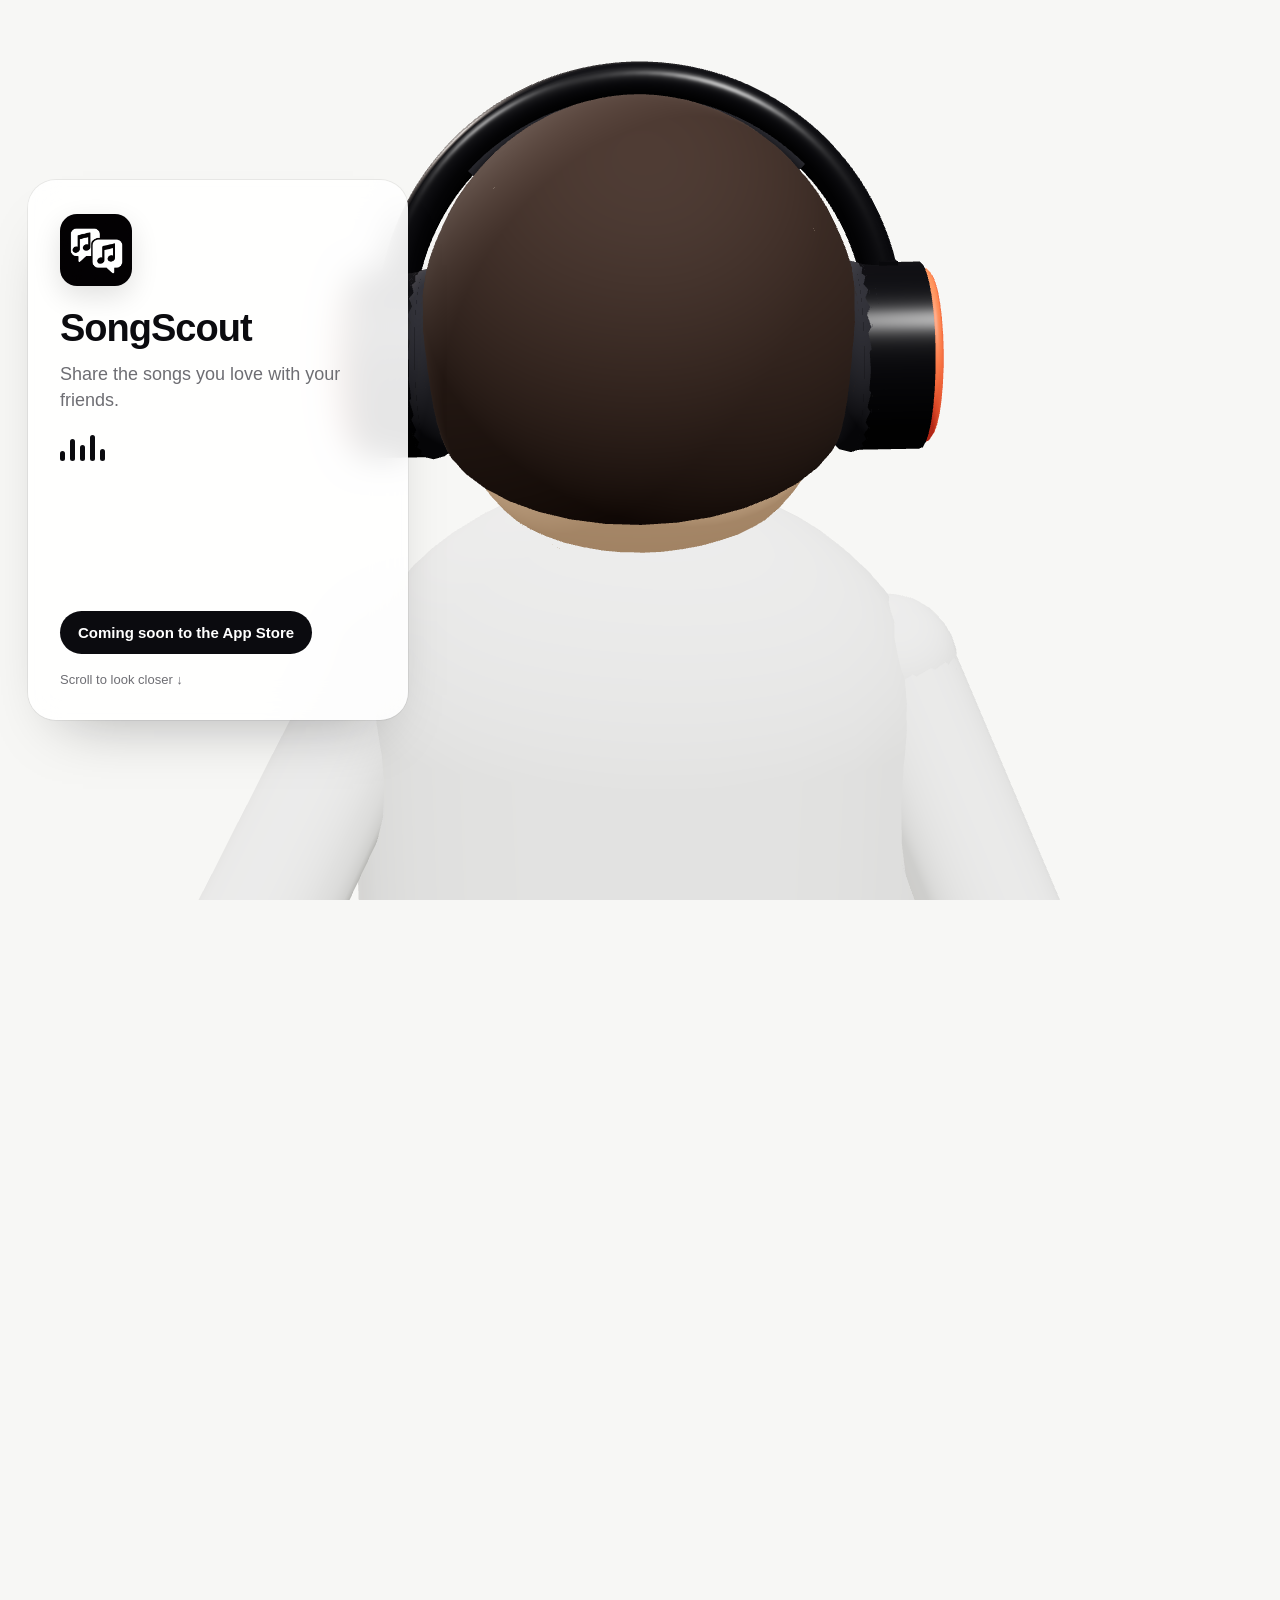
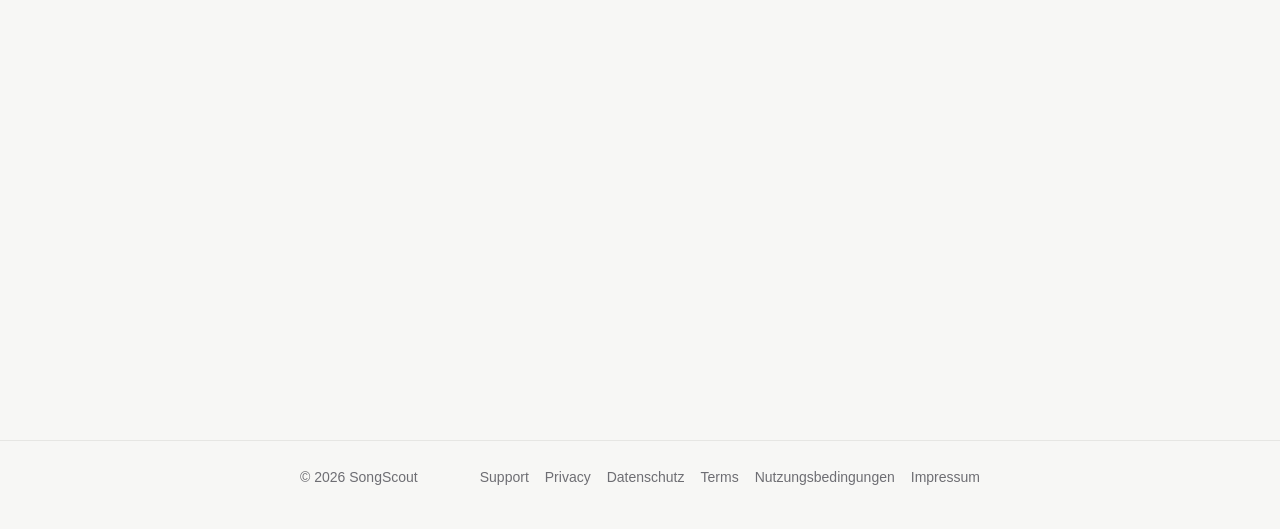
<file: index.html>
<!doctype html>
<html lang="en">
<head>
  <meta charset="utf-8">
  <meta name="viewport" content="width=device-width, initial-scale=1">
  <meta name="color-scheme" content="light">
  <meta name="theme-color" content="#f7f7f5">
  <meta name="description" content="Share the songs you love with your friends.">
  <meta name="referrer" content="no-referrer">
  <title>SongScout</title>
  <link rel="icon" href="assets/favicon.png" type="image/png">
  <link rel="apple-touch-icon" href="assets/apple-touch-icon.png">
  <link rel="stylesheet" href="assets/styles.css?v=7">
</head>
<body>
  <section class="scrolly" id="showcase" data-panel="intro" aria-label="SongScout">
    <div class="sticky">
      <div class="scene-viewport" role="img" aria-label="Illustration: a person with headphones holds a phone with SongScout. The view moves over their shoulder to the screen, where the feed scrolls and cards lift out as they pass the middle.">
        <div class="phone-preview" aria-hidden="true"><canvas></canvas></div>
        <canvas class="scene-canvas" aria-hidden="true"></canvas>
      </div>
      <aside class="panel">
        <div class="panel-intro">
          <img class="app-icon" src="assets/icon-512.png" alt="SongScout app icon" width="72" height="72">
          <h1>SongScout</h1>
          <p class="panel-text">Share the songs you love with your friends.</p>
          <div class="eq" aria-hidden="true"><span></span><span></span><span></span><span></span><span></span></div>
          <div class="panel-foot">
            <span class="pill">Coming soon to the App Store</span>
            <span class="scroll-hint motion-hint">Scroll to look closer <span aria-hidden="true">↓</span></span>
          </div>
        </div>
        <div class="panel-explain" aria-live="polite">
          <img class="app-icon" src="assets/icon-512.png" alt="" width="72" height="72">
          <div class="panel-body" data-explain-body>
            <p class="eyebrow">Inside SongScout</p>
            <h2 data-explain-title>Your group, at a glance</h2>
            <p class="panel-text" data-explain-text>Every group is private. Its name, who is in it, and all your other groups are one tap away.</p>
          </div>
          <div class="panel-foot">
            <div class="panel-progress" aria-hidden="true"><span></span></div>
            <span class="panel-note">App preview · Sample content</span>
          </div>
        </div>
      </aside>
    </div>
    <noscript><p class="wrap">Enable JavaScript to explore the app preview.</p></noscript>
  </section>
  <footer class="site-footer">
    <div class="wrap">
      <span>&copy; 2026 SongScout</span>
      <nav>
        <a href="support.html">Support</a>
        <a href="privacy.html">Privacy</a>
        <a href="datenschutz.html">Datenschutz</a>
        <a href="terms.html">Terms</a>
        <a href="nutzungsbedingungen.html">Nutzungsbedingungen</a>
        <a href="impressum.html">Impressum</a>
      </nav>
    </div>
  </footer>
  <script type="module" src="assets/main.js?v=16"></script>
</body>
</html>
</file>
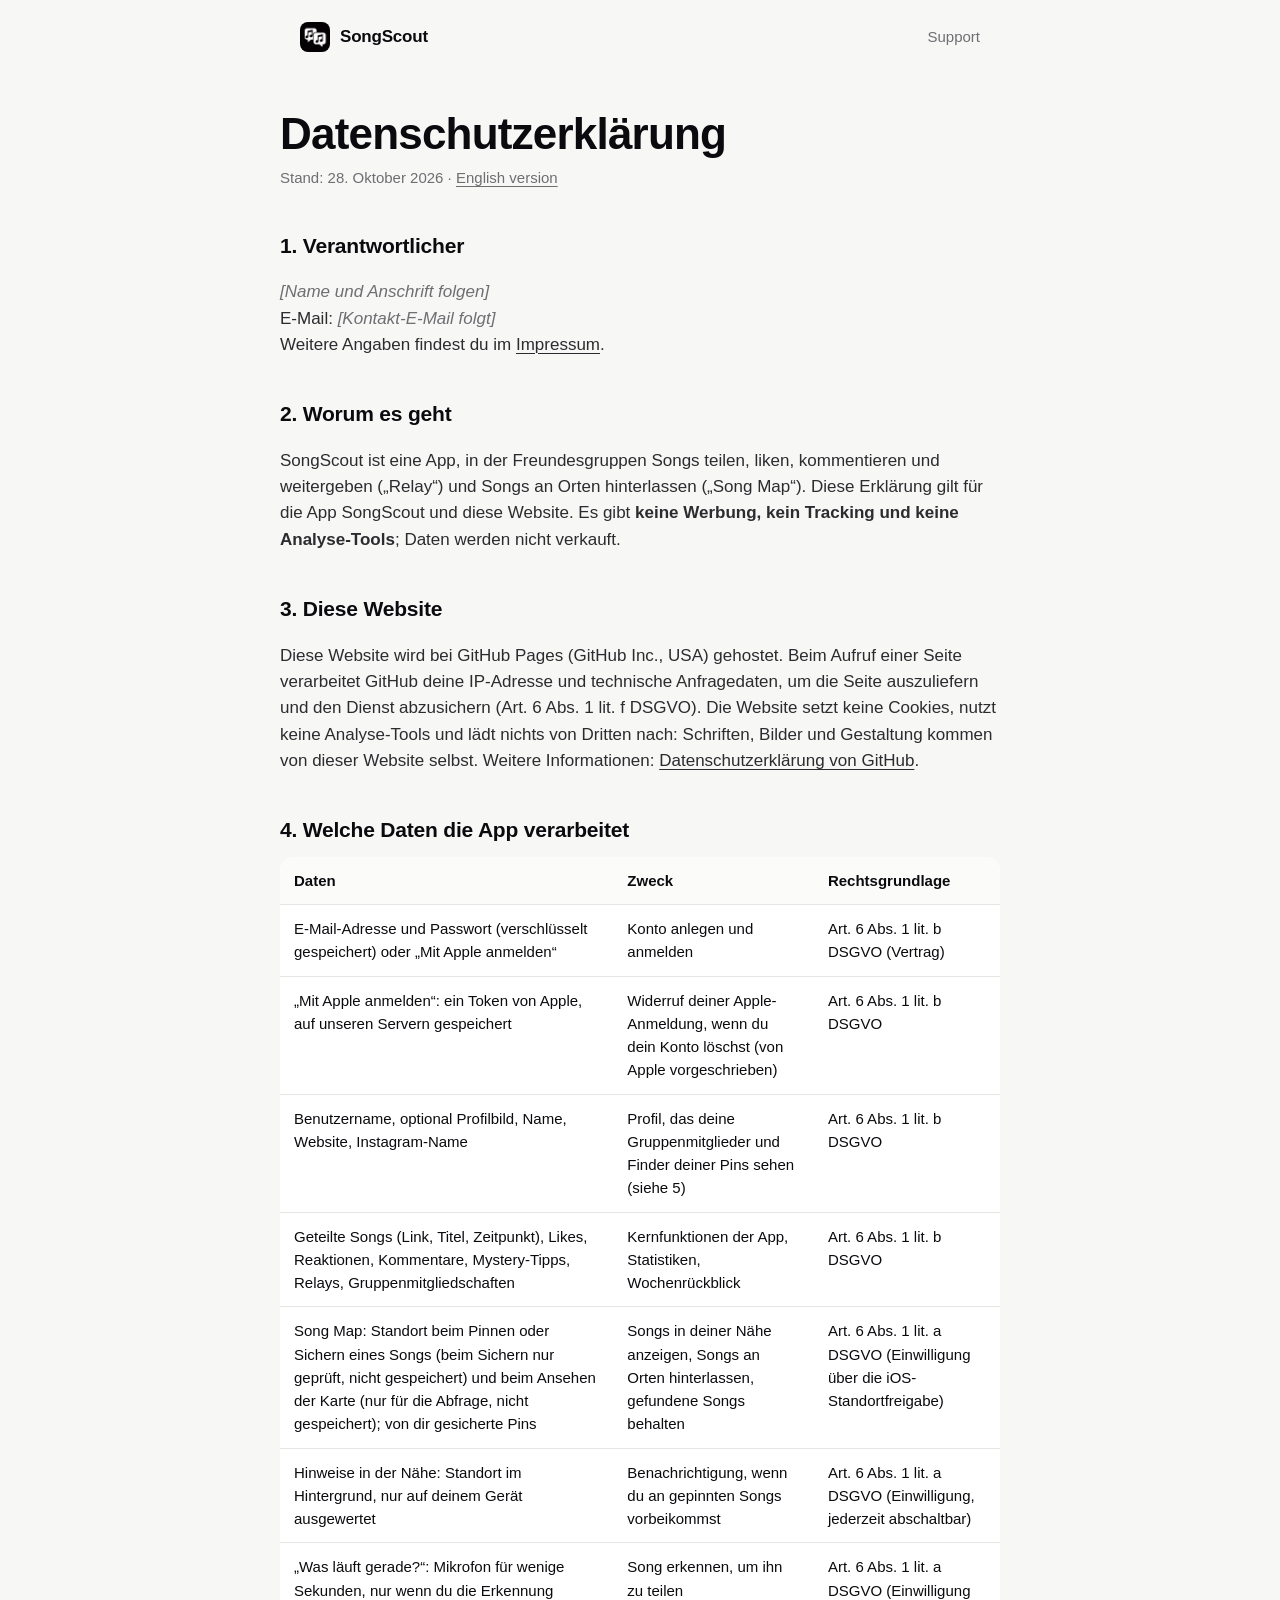
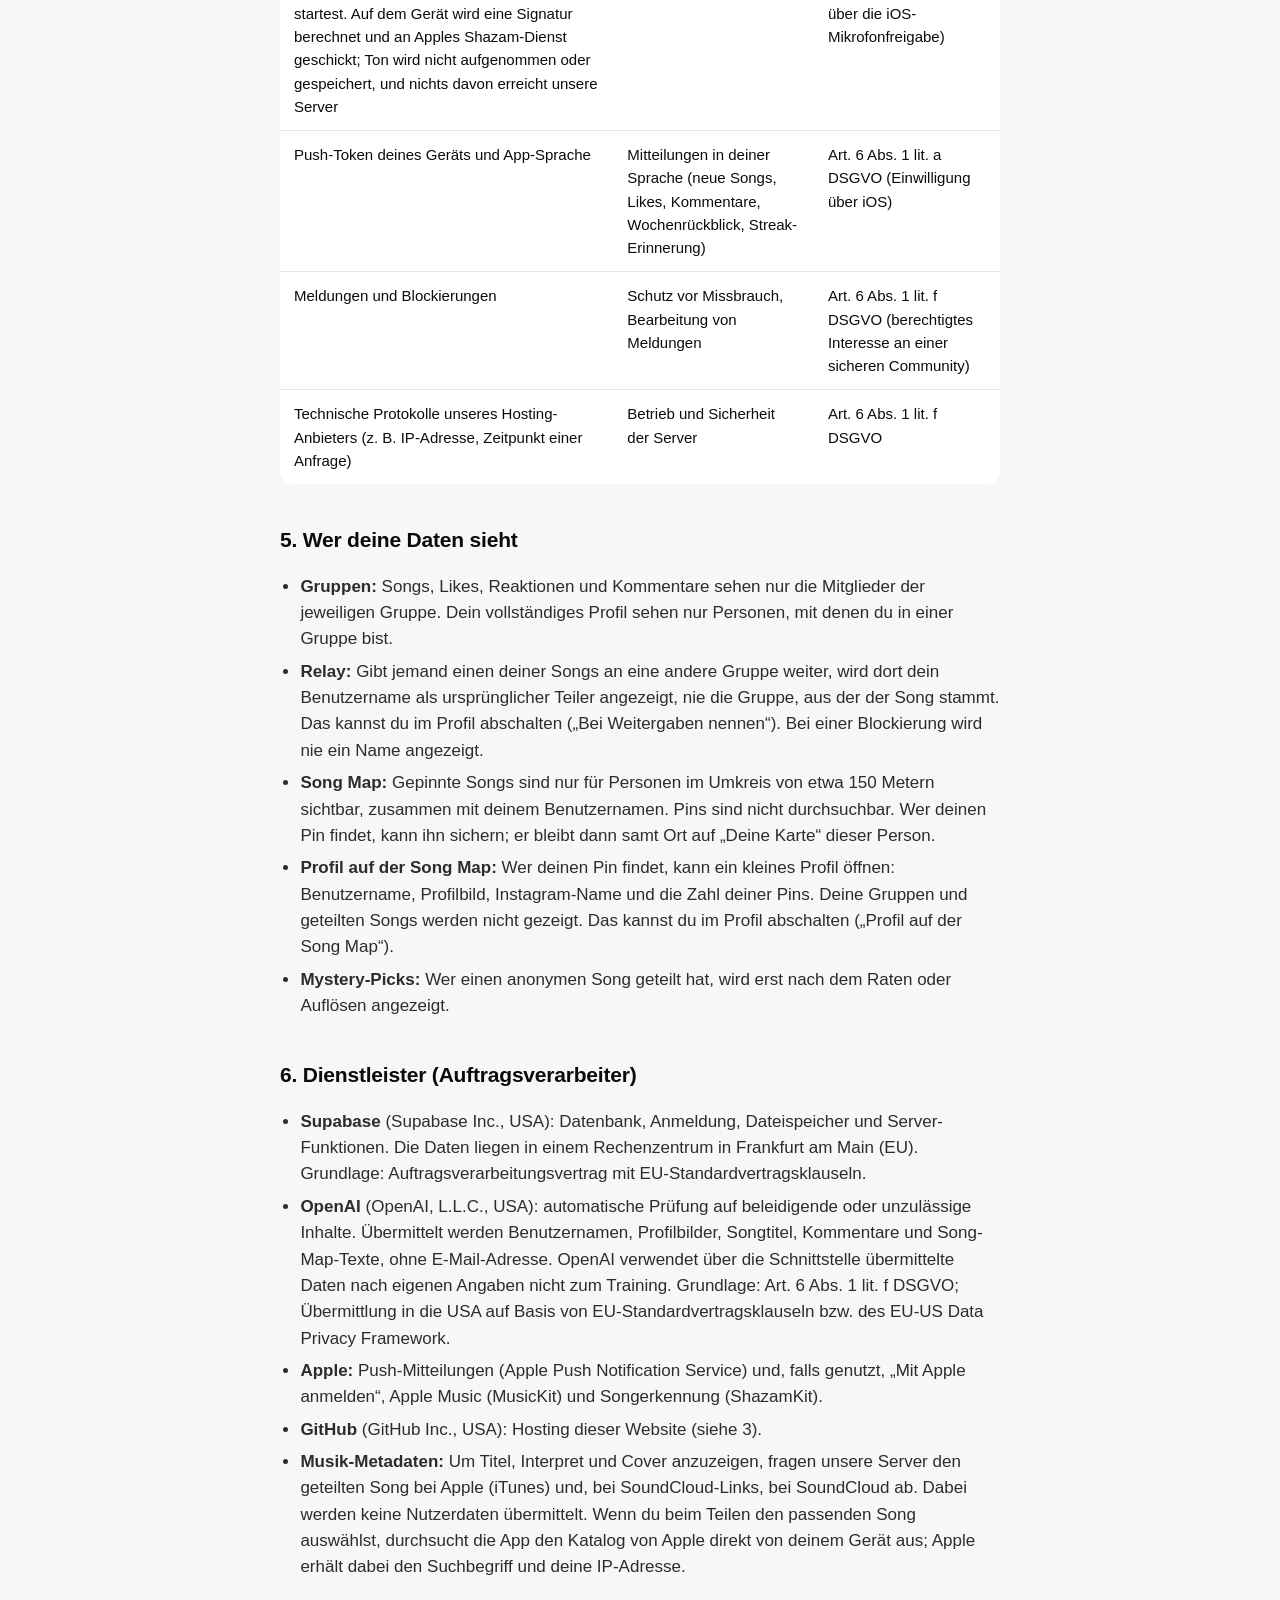
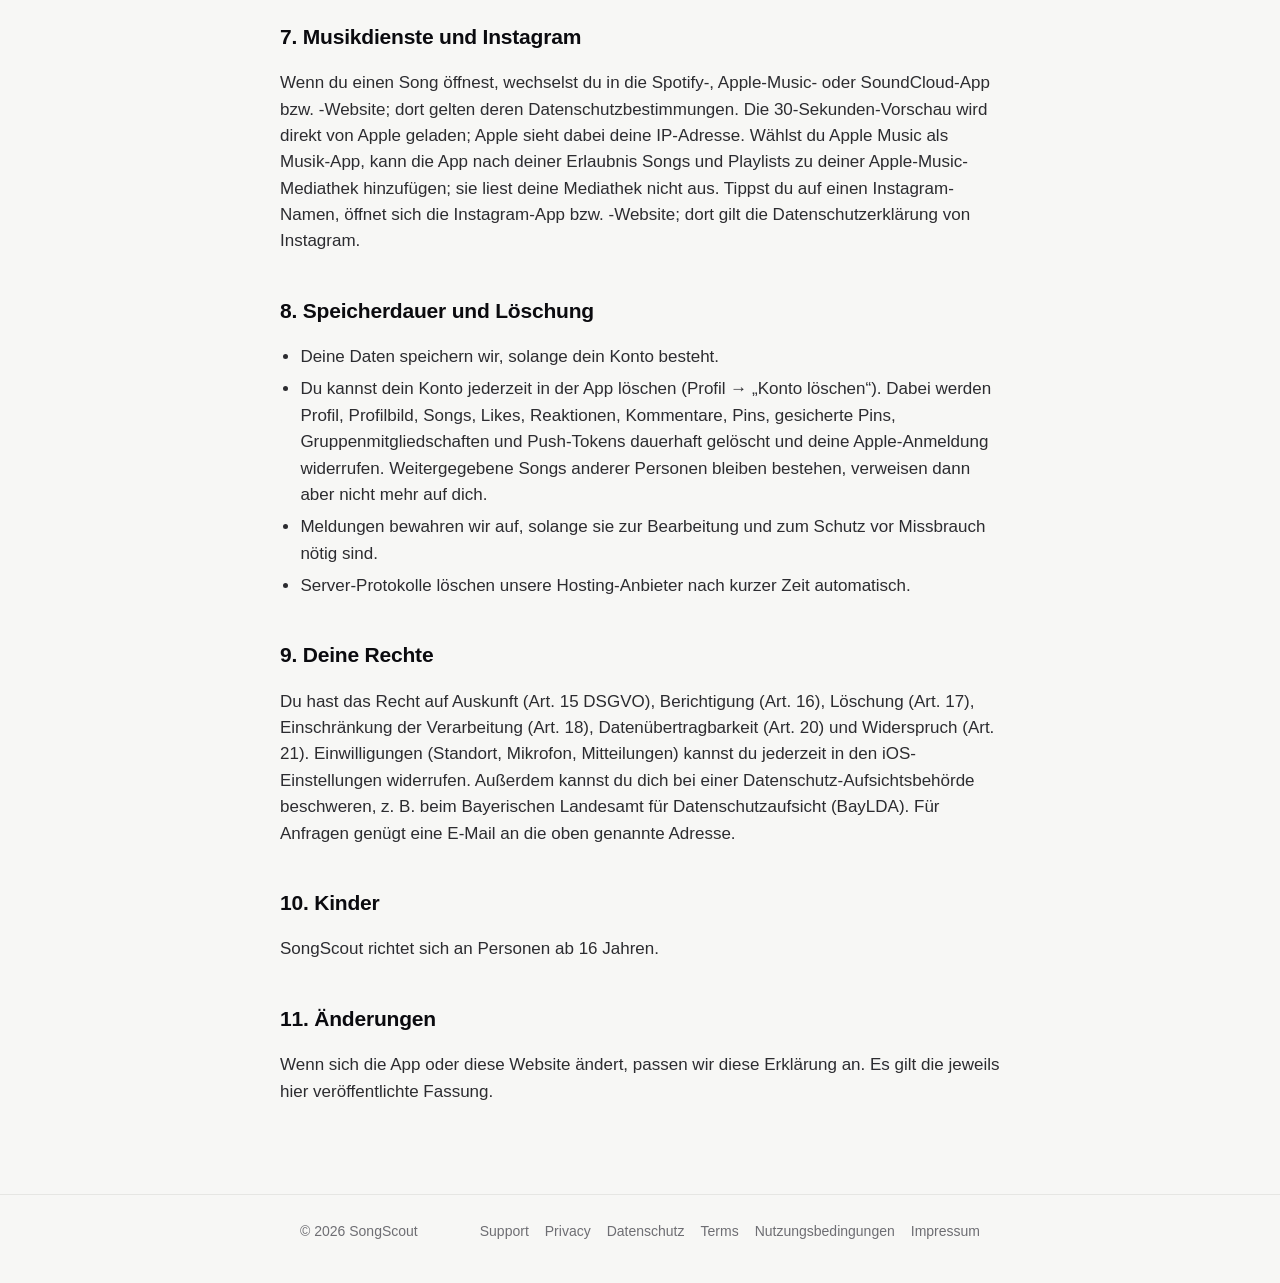
<file: datenschutz.html>
<!doctype html>
<html lang="de">
<head>
  <meta charset="utf-8">
  <meta name="viewport" content="width=device-width, initial-scale=1">
  <meta name="color-scheme" content="light">
  <meta name="theme-color" content="#f7f7f5">
  <meta name="description" content="Datenschutzerklärung für die App SongScout und diese Website.">
  <meta name="referrer" content="no-referrer">
  <title>Datenschutzerklärung · SongScout</title>
  <link rel="icon" href="assets/favicon.png" type="image/png">
  <link rel="apple-touch-icon" href="assets/apple-touch-icon.png">
  <link rel="stylesheet" href="assets/styles.css">
</head>
<body>
  <header class="site-header">
    <div class="wrap">
      <a class="brand" href="./"><img src="assets/favicon.png" alt="" width="30" height="30">SongScout</a>
      <nav><a href="support.html">Support</a></nav>
    </div>
  </header>
  <main>
    <article class="page wrap">
      <h1>Datenschutzerklärung</h1>
      <p class="meta">Stand: 28. Oktober 2026 · <a href="privacy.html">English version</a></p>

      <h2>1. Verantwortlicher</h2>
      <p><span class="placeholder">[Name und Anschrift folgen]</span><br>E-Mail: <span class="placeholder">[Kontakt-E-Mail folgt]</span><br>Weitere Angaben findest du im <a href="impressum.html">Impressum</a>.</p>

      <h2>2. Worum es geht</h2>
      <p>SongScout ist eine App, in der Freundesgruppen Songs teilen, liken, kommentieren und weitergeben („Relay“) und Songs an Orten hinterlassen („Song Map“). Diese Erklärung gilt für die App SongScout und diese Website. Es gibt <strong>keine Werbung, kein Tracking und keine Analyse-Tools</strong>; Daten werden nicht verkauft.</p>

      <h2>3. Diese Website</h2>
      <p>Diese Website wird bei GitHub Pages (GitHub Inc., USA) gehostet. Beim Aufruf einer Seite verarbeitet GitHub deine IP-Adresse und technische Anfragedaten, um die Seite auszuliefern und den Dienst abzusichern (Art. 6 Abs. 1 lit. f DSGVO). Die Website setzt keine Cookies, nutzt keine Analyse-Tools und lädt nichts von Dritten nach: Schriften, Bilder und Gestaltung kommen von dieser Website selbst. Weitere Informationen: <a href="https://docs.github.com/de/site-policy/privacy-policies/github-general-privacy-statement">Datenschutzerklärung von GitHub</a>.</p>

      <h2>4. Welche Daten die App verarbeitet</h2>
      <div class="table-scroll"><table>
        <tr><th>Daten</th><th>Zweck</th><th>Rechtsgrundlage</th></tr>
        <tr><td>E-Mail-Adresse und Passwort (verschlüsselt gespeichert) oder „Mit Apple anmelden“</td><td>Konto anlegen und anmelden</td><td>Art. 6 Abs. 1 lit. b DSGVO (Vertrag)</td></tr>
        <tr><td>„Mit Apple anmelden“: ein Token von Apple, auf unseren Servern gespeichert</td><td>Widerruf deiner Apple-Anmeldung, wenn du dein Konto löschst (von Apple vorgeschrieben)</td><td>Art. 6 Abs. 1 lit. b DSGVO</td></tr>
        <tr><td>Benutzername, optional Profilbild, Name, Website, Instagram-Name</td><td>Profil, das deine Gruppenmitglieder und Finder deiner Pins sehen (siehe 5)</td><td>Art. 6 Abs. 1 lit. b DSGVO</td></tr>
        <tr><td>Geteilte Songs (Link, Titel, Zeitpunkt), Likes, Reaktionen, Kommentare, Mystery-Tipps, Relays, Gruppenmitgliedschaften</td><td>Kernfunktionen der App, Statistiken, Wochenrückblick</td><td>Art. 6 Abs. 1 lit. b DSGVO</td></tr>
        <tr><td>Song Map: Standort beim Pinnen oder Sichern eines Songs (beim Sichern nur geprüft, nicht gespeichert) und beim Ansehen der Karte (nur für die Abfrage, nicht gespeichert); von dir gesicherte Pins</td><td>Songs in deiner Nähe anzeigen, Songs an Orten hinterlassen, gefundene Songs behalten</td><td>Art. 6 Abs. 1 lit. a DSGVO (Einwilligung über die iOS-Standortfreigabe)</td></tr>
        <tr><td>Hinweise in der Nähe: Standort im Hintergrund, nur auf deinem Gerät ausgewertet</td><td>Benachrichtigung, wenn du an gepinnten Songs vorbeikommst</td><td>Art. 6 Abs. 1 lit. a DSGVO (Einwilligung, jederzeit abschaltbar)</td></tr>
        <tr><td>„Was läuft gerade?“: Mikrofon für wenige Sekunden, nur wenn du die Erkennung startest. Auf dem Gerät wird eine Signatur berechnet und an Apples Shazam-Dienst geschickt; Ton wird nicht aufgenommen oder gespeichert, und nichts davon erreicht unsere Server</td><td>Song erkennen, um ihn zu teilen</td><td>Art. 6 Abs. 1 lit. a DSGVO (Einwilligung über die iOS-Mikrofonfreigabe)</td></tr>
        <tr><td>Push-Token deines Geräts und App-Sprache</td><td>Mitteilungen in deiner Sprache (neue Songs, Likes, Kommentare, Wochenrückblick, Streak-Erinnerung)</td><td>Art. 6 Abs. 1 lit. a DSGVO (Einwilligung über iOS)</td></tr>
        <tr><td>Meldungen und Blockierungen</td><td>Schutz vor Missbrauch, Bearbeitung von Meldungen</td><td>Art. 6 Abs. 1 lit. f DSGVO (berechtigtes Interesse an einer sicheren Community)</td></tr>
        <tr><td>Technische Protokolle unseres Hosting-Anbieters (z. B. IP-Adresse, Zeitpunkt einer Anfrage)</td><td>Betrieb und Sicherheit der Server</td><td>Art. 6 Abs. 1 lit. f DSGVO</td></tr>
      </table></div>

      <h2>5. Wer deine Daten sieht</h2>
      <ul>
        <li><strong>Gruppen:</strong> Songs, Likes, Reaktionen und Kommentare sehen nur die Mitglieder der jeweiligen Gruppe. Dein vollständiges Profil sehen nur Personen, mit denen du in einer Gruppe bist.</li>
        <li><strong>Relay:</strong> Gibt jemand einen deiner Songs an eine andere Gruppe weiter, wird dort dein Benutzername als ursprünglicher Teiler angezeigt, nie die Gruppe, aus der der Song stammt. Das kannst du im Profil abschalten („Bei Weitergaben nennen“). Bei einer Blockierung wird nie ein Name angezeigt.</li>
        <li><strong>Song Map:</strong> Gepinnte Songs sind nur für Personen im Umkreis von etwa 150 Metern sichtbar, zusammen mit deinem Benutzernamen. Pins sind nicht durchsuchbar. Wer deinen Pin findet, kann ihn sichern; er bleibt dann samt Ort auf „Deine Karte“ dieser Person.</li>
        <li><strong>Profil auf der Song Map:</strong> Wer deinen Pin findet, kann ein kleines Profil öffnen: Benutzername, Profilbild, Instagram-Name und die Zahl deiner Pins. Deine Gruppen und geteilten Songs werden nicht gezeigt. Das kannst du im Profil abschalten („Profil auf der Song Map“).</li>
        <li><strong>Mystery-Picks:</strong> Wer einen anonymen Song geteilt hat, wird erst nach dem Raten oder Auflösen angezeigt.</li>
      </ul>

      <h2>6. Dienstleister (Auftragsverarbeiter)</h2>
      <ul>
        <li><strong>Supabase</strong> (Supabase Inc., USA): Datenbank, Anmeldung, Dateispeicher und Server-Funktionen. Die Daten liegen in einem Rechenzentrum in Frankfurt am Main (EU). Grundlage: Auftragsverarbeitungsvertrag mit EU-Standardvertragsklauseln.</li>
        <li><strong>OpenAI</strong> (OpenAI, L.L.C., USA): automatische Prüfung auf beleidigende oder unzulässige Inhalte. Übermittelt werden Benutzernamen, Profilbilder, Songtitel, Kommentare und Song-Map-Texte, ohne E-Mail-Adresse. OpenAI verwendet über die Schnittstelle übermittelte Daten nach eigenen Angaben nicht zum Training. Grundlage: Art. 6 Abs. 1 lit. f DSGVO; Übermittlung in die USA auf Basis von EU-Standardvertragsklauseln bzw. des EU-US Data Privacy Framework.</li>
        <li><strong>Apple:</strong> Push-Mitteilungen (Apple Push Notification Service) und, falls genutzt, „Mit Apple anmelden“, Apple Music (MusicKit) und Songerkennung (ShazamKit).</li>
        <li><strong>GitHub</strong> (GitHub Inc., USA): Hosting dieser Website (siehe 3).</li>
        <li><strong>Musik-Metadaten:</strong> Um Titel, Interpret und Cover anzuzeigen, fragen unsere Server den geteilten Song bei Apple (iTunes) und, bei SoundCloud-Links, bei SoundCloud ab. Dabei werden keine Nutzerdaten übermittelt. Wenn du beim Teilen den passenden Song auswählst, durchsucht die App den Katalog von Apple direkt von deinem Gerät aus; Apple erhält dabei den Suchbegriff und deine IP-Adresse.</li>
      </ul>

      <h2>7. Musikdienste und Instagram</h2>
      <p>Wenn du einen Song öffnest, wechselst du in die Spotify-, Apple-Music- oder SoundCloud-App bzw. -Website; dort gelten deren Datenschutzbestimmungen. Die 30-Sekunden-Vorschau wird direkt von Apple geladen; Apple sieht dabei deine IP-Adresse. Wählst du Apple Music als Musik-App, kann die App nach deiner Erlaubnis Songs und Playlists zu deiner Apple-Music-Mediathek hinzufügen; sie liest deine Mediathek nicht aus. Tippst du auf einen Instagram-Namen, öffnet sich die Instagram-App bzw. -Website; dort gilt die Datenschutzerklärung von Instagram.</p>

      <h2>8. Speicherdauer und Löschung</h2>
      <ul>
        <li>Deine Daten speichern wir, solange dein Konto besteht.</li>
        <li>Du kannst dein Konto jederzeit in der App löschen (Profil → „Konto löschen“). Dabei werden Profil, Profilbild, Songs, Likes, Reaktionen, Kommentare, Pins, gesicherte Pins, Gruppenmitgliedschaften und Push-Tokens dauerhaft gelöscht und deine Apple-Anmeldung widerrufen. Weitergegebene Songs anderer Personen bleiben bestehen, verweisen dann aber nicht mehr auf dich.</li>
        <li>Meldungen bewahren wir auf, solange sie zur Bearbeitung und zum Schutz vor Missbrauch nötig sind.</li>
        <li>Server-Protokolle löschen unsere Hosting-Anbieter nach kurzer Zeit automatisch.</li>
      </ul>

      <h2>9. Deine Rechte</h2>
      <p>Du hast das Recht auf Auskunft (Art. 15 DSGVO), Berichtigung (Art. 16), Löschung (Art. 17), Einschränkung der Verarbeitung (Art. 18), Datenübertragbarkeit (Art. 20) und Widerspruch (Art. 21). Einwilligungen (Standort, Mikrofon, Mitteilungen) kannst du jederzeit in den iOS-Einstellungen widerrufen. Außerdem kannst du dich bei einer Datenschutz-Aufsichtsbehörde beschweren, z. B. beim Bayerischen Landesamt für Datenschutzaufsicht (BayLDA). Für Anfragen genügt eine E-Mail an die oben genannte Adresse.</p>

      <h2>10. Kinder</h2>
      <p>SongScout richtet sich an Personen ab 16 Jahren.</p>

      <h2>11. Änderungen</h2>
      <p>Wenn sich die App oder diese Website ändert, passen wir diese Erklärung an. Es gilt die jeweils hier veröffentlichte Fassung.</p>
    </article>
  </main>
  <footer class="site-footer">
    <div class="wrap">
      <span>&copy; 2026 SongScout</span>
      <nav>
        <a href="support.html">Support</a>
        <a href="privacy.html">Privacy</a>
        <a href="datenschutz.html">Datenschutz</a>
        <a href="terms.html">Terms</a>
        <a href="nutzungsbedingungen.html">Nutzungsbedingungen</a>
        <a href="impressum.html">Impressum</a>
      </nav>
    </div>
  </footer>
</body>
</html>
</file>
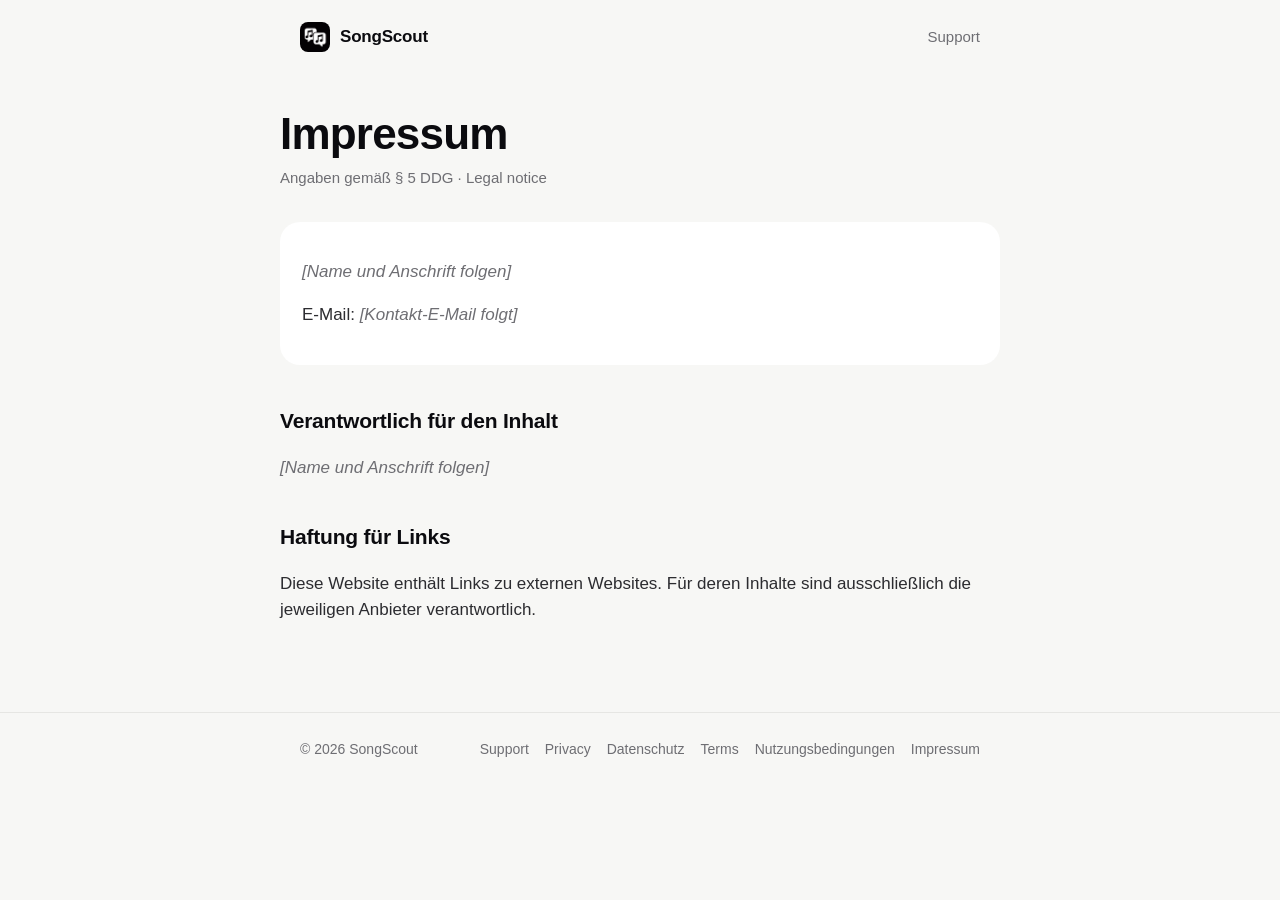
<file: impressum.html>
<!doctype html>
<html lang="de">
<head>
  <meta charset="utf-8">
  <meta name="viewport" content="width=device-width, initial-scale=1">
  <meta name="color-scheme" content="light">
  <meta name="theme-color" content="#f7f7f5">
  <meta name="description" content="Impressum von SongScout.">
  <meta name="referrer" content="no-referrer">
  <title>Impressum · SongScout</title>
  <link rel="icon" href="assets/favicon.png" type="image/png">
  <link rel="apple-touch-icon" href="assets/apple-touch-icon.png">
  <link rel="stylesheet" href="assets/styles.css">
</head>
<body>
  <header class="site-header">
    <div class="wrap">
      <a class="brand" href="./"><img src="assets/favicon.png" alt="" width="30" height="30">SongScout</a>
      <nav><a href="support.html">Support</a></nav>
    </div>
  </header>
  <main>
    <article class="page wrap">
      <h1>Impressum</h1>
      <p class="meta">Angaben gemäß § 5 DDG · Legal notice</p>
      <div class="card">
        <p><span class="placeholder">[Name und Anschrift folgen]</span></p>
        <p>E-Mail: <span class="placeholder">[Kontakt-E-Mail folgt]</span></p>
      </div>
      <h2>Verantwortlich für den Inhalt</h2>
      <p><span class="placeholder">[Name und Anschrift folgen]</span></p>
      <h2>Haftung für Links</h2>
      <p>Diese Website enthält Links zu externen Websites. Für deren Inhalte sind ausschließlich die jeweiligen Anbieter verantwortlich.</p>
    </article>
  </main>
  <footer class="site-footer">
    <div class="wrap">
      <span>&copy; 2026 SongScout</span>
      <nav>
        <a href="support.html">Support</a>
        <a href="privacy.html">Privacy</a>
        <a href="datenschutz.html">Datenschutz</a>
        <a href="terms.html">Terms</a>
        <a href="nutzungsbedingungen.html">Nutzungsbedingungen</a>
        <a href="impressum.html">Impressum</a>
      </nav>
    </div>
  </footer>
</body>
</html>
</file>
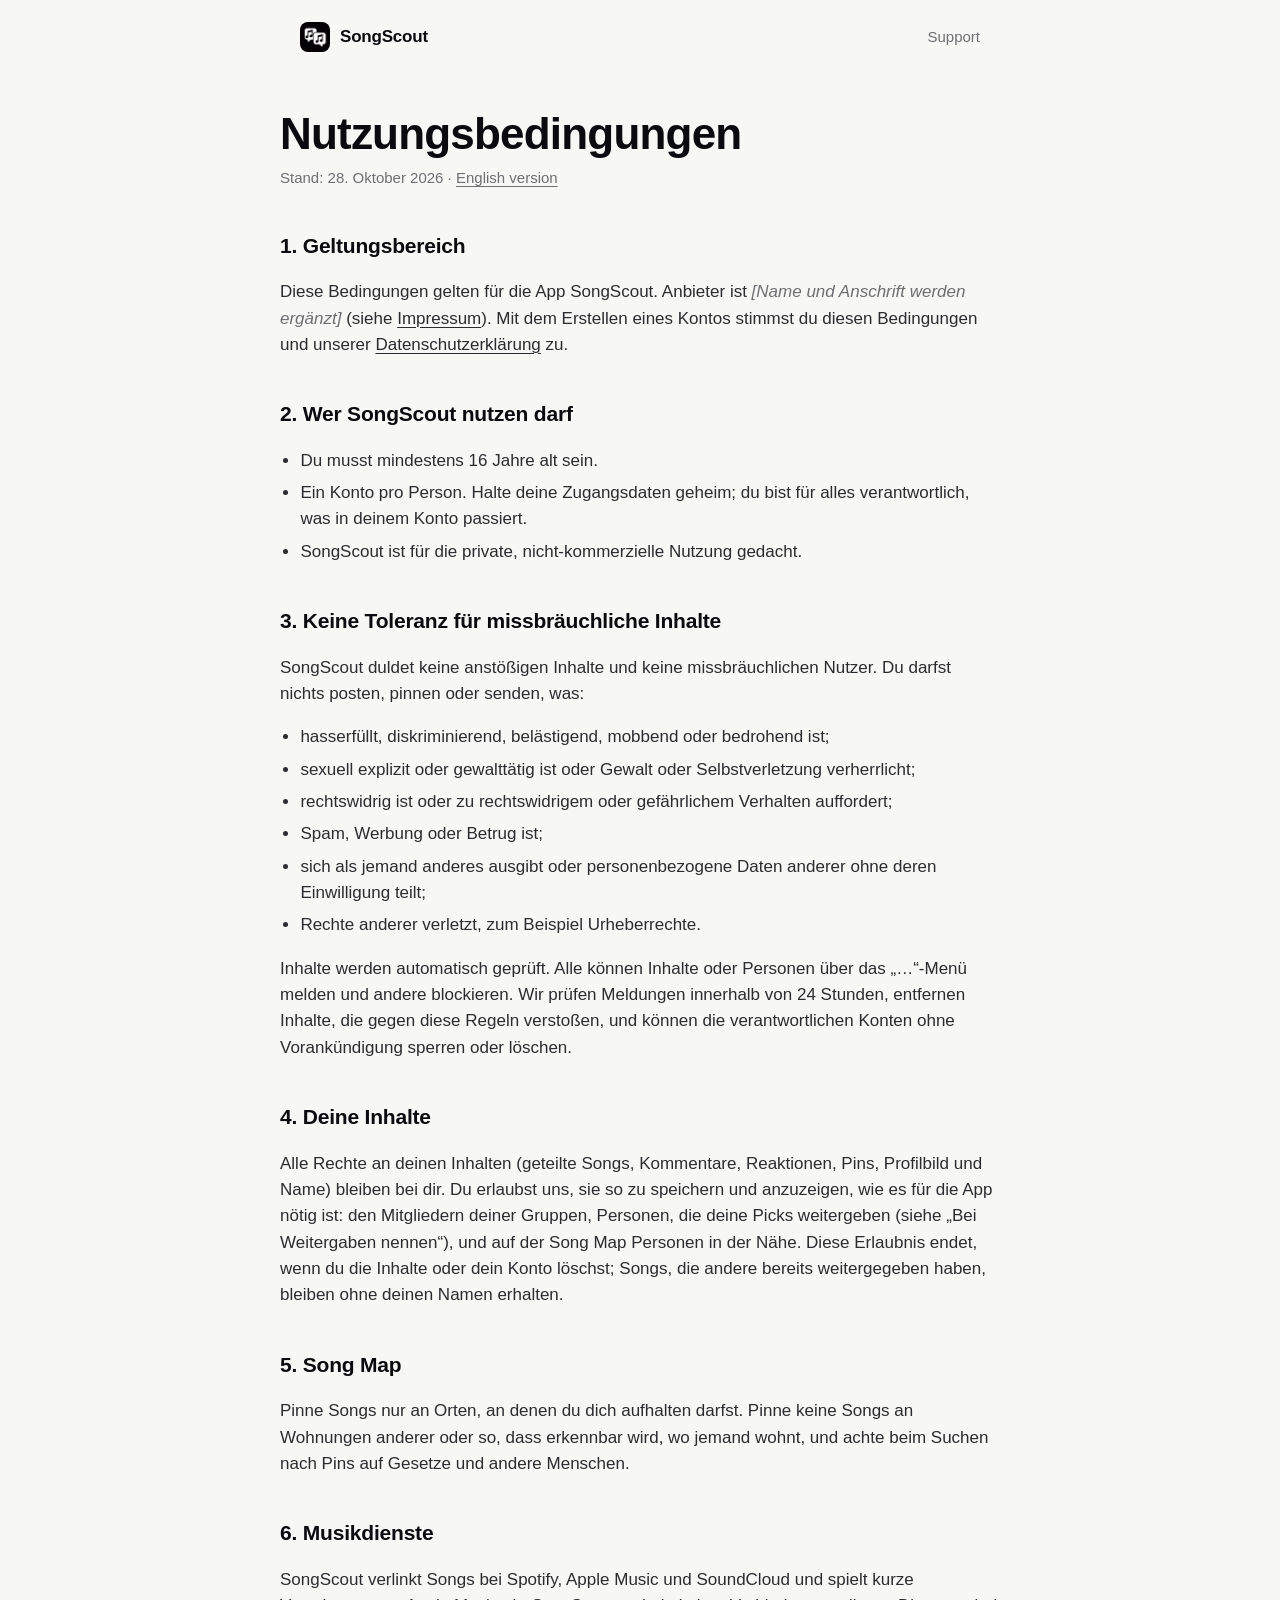
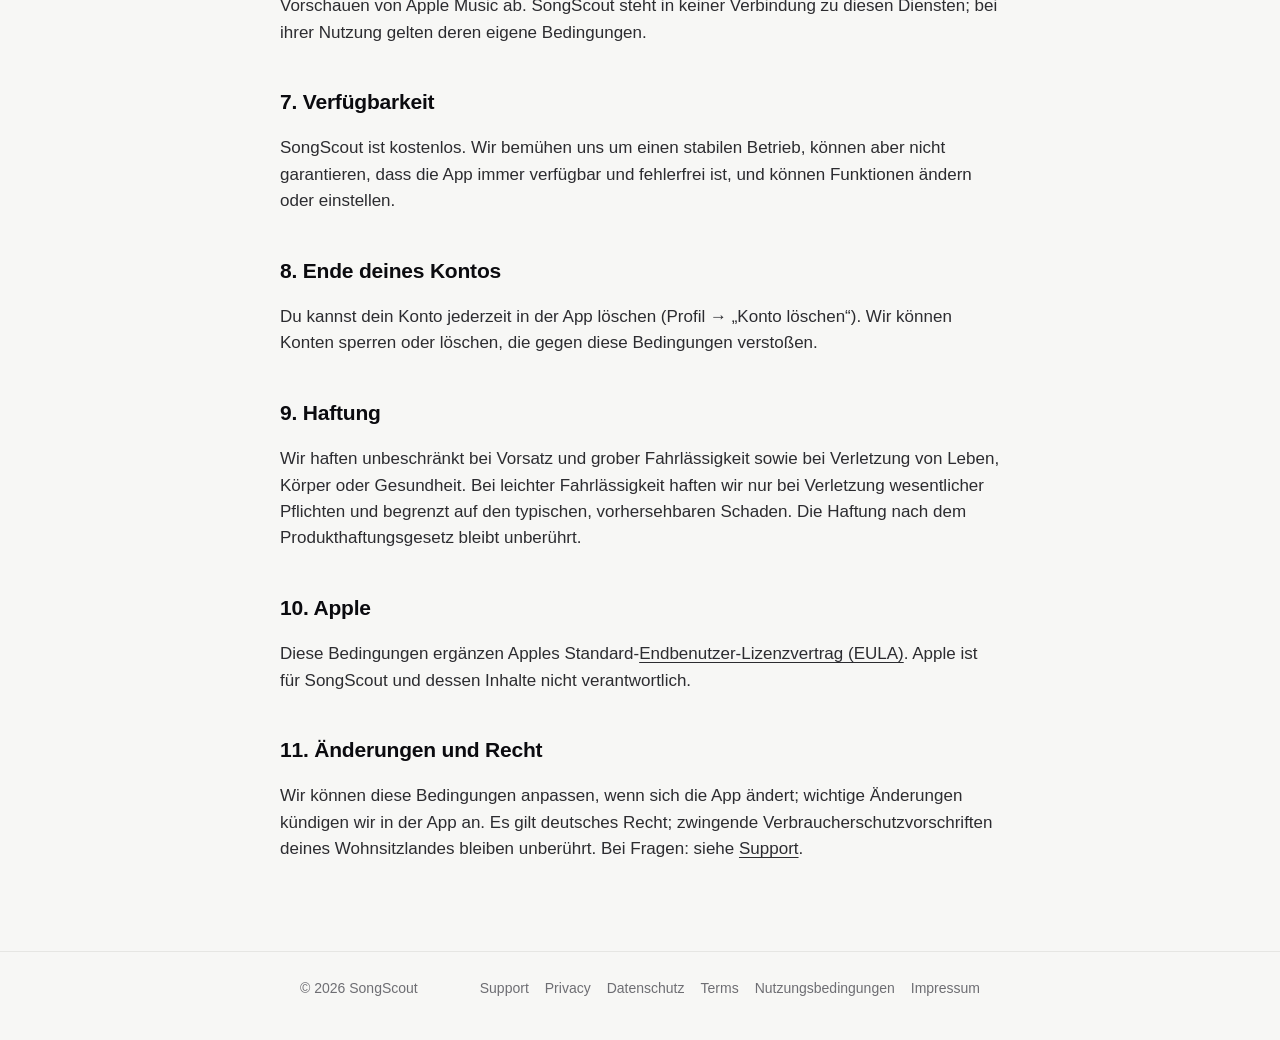
<file: nutzungsbedingungen.html>
<!doctype html>
<html lang="de">
<head>
  <meta charset="utf-8">
  <meta name="viewport" content="width=device-width, initial-scale=1">
  <meta name="color-scheme" content="light">
  <meta name="theme-color" content="#f7f7f5">
  <meta name="description" content="Nutzungsbedingungen für die App SongScout.">
  <meta name="referrer" content="no-referrer">
  <title>Nutzungsbedingungen · SongScout</title>
  <link rel="icon" href="assets/favicon.png" type="image/png">
  <link rel="apple-touch-icon" href="assets/apple-touch-icon.png">
  <link rel="stylesheet" href="assets/styles.css">
</head>
<body>
  <header class="site-header">
    <div class="wrap">
      <a class="brand" href="./"><img src="assets/favicon.png" alt="" width="30" height="30">SongScout</a>
      <nav><a href="support.html">Support</a></nav>
    </div>
  </header>
  <main>
    <article class="page wrap">
      <h1>Nutzungsbedingungen</h1>
      <p class="meta">Stand: 28. Oktober 2026 · <a href="terms.html">English version</a></p>

      <h2>1. Geltungsbereich</h2>
      <p>Diese Bedingungen gelten für die App SongScout. Anbieter ist <span class="placeholder">[Name und Anschrift werden ergänzt]</span> (siehe <a href="impressum.html">Impressum</a>). Mit dem Erstellen eines Kontos stimmst du diesen Bedingungen und unserer <a href="datenschutz.html">Datenschutzerklärung</a> zu.</p>

      <h2>2. Wer SongScout nutzen darf</h2>
      <ul>
        <li>Du musst mindestens 16 Jahre alt sein.</li>
        <li>Ein Konto pro Person. Halte deine Zugangsdaten geheim; du bist für alles verantwortlich, was in deinem Konto passiert.</li>
        <li>SongScout ist für die private, nicht-kommerzielle Nutzung gedacht.</li>
      </ul>

      <h2>3. Keine Toleranz für missbräuchliche Inhalte</h2>
      <p>SongScout duldet keine anstößigen Inhalte und keine missbräuchlichen Nutzer. Du darfst nichts posten, pinnen oder senden, was:</p>
      <ul>
        <li>hasserfüllt, diskriminierend, belästigend, mobbend oder bedrohend ist;</li>
        <li>sexuell explizit oder gewalttätig ist oder Gewalt oder Selbstverletzung verherrlicht;</li>
        <li>rechtswidrig ist oder zu rechtswidrigem oder gefährlichem Verhalten auffordert;</li>
        <li>Spam, Werbung oder Betrug ist;</li>
        <li>sich als jemand anderes ausgibt oder personenbezogene Daten anderer ohne deren Einwilligung teilt;</li>
        <li>Rechte anderer verletzt, zum Beispiel Urheberrechte.</li>
      </ul>
      <p>Inhalte werden automatisch geprüft. Alle können Inhalte oder Personen über das „…“-Menü melden und andere blockieren. Wir prüfen Meldungen innerhalb von 24 Stunden, entfernen Inhalte, die gegen diese Regeln verstoßen, und können die verantwortlichen Konten ohne Vorankündigung sperren oder löschen.</p>

      <h2>4. Deine Inhalte</h2>
      <p>Alle Rechte an deinen Inhalten (geteilte Songs, Kommentare, Reaktionen, Pins, Profilbild und Name) bleiben bei dir. Du erlaubst uns, sie so zu speichern und anzuzeigen, wie es für die App nötig ist: den Mitgliedern deiner Gruppen, Personen, die deine Picks weitergeben (siehe „Bei Weitergaben nennen“), und auf der Song Map Personen in der Nähe. Diese Erlaubnis endet, wenn du die Inhalte oder dein Konto löschst; Songs, die andere bereits weitergegeben haben, bleiben ohne deinen Namen erhalten.</p>

      <h2>5. Song Map</h2>
      <p>Pinne Songs nur an Orten, an denen du dich aufhalten darfst. Pinne keine Songs an Wohnungen anderer oder so, dass erkennbar wird, wo jemand wohnt, und achte beim Suchen nach Pins auf Gesetze und andere Menschen.</p>

      <h2>6. Musikdienste</h2>
      <p>SongScout verlinkt Songs bei Spotify, Apple Music und SoundCloud und spielt kurze Vorschauen von Apple Music ab. SongScout steht in keiner Verbindung zu diesen Diensten; bei ihrer Nutzung gelten deren eigene Bedingungen.</p>

      <h2>7. Verfügbarkeit</h2>
      <p>SongScout ist kostenlos. Wir bemühen uns um einen stabilen Betrieb, können aber nicht garantieren, dass die App immer verfügbar und fehlerfrei ist, und können Funktionen ändern oder einstellen.</p>

      <h2>8. Ende deines Kontos</h2>
      <p>Du kannst dein Konto jederzeit in der App löschen (Profil → „Konto löschen“). Wir können Konten sperren oder löschen, die gegen diese Bedingungen verstoßen.</p>

      <h2>9. Haftung</h2>
      <p>Wir haften unbeschränkt bei Vorsatz und grober Fahrlässigkeit sowie bei Verletzung von Leben, Körper oder Gesundheit. Bei leichter Fahrlässigkeit haften wir nur bei Verletzung wesentlicher Pflichten und begrenzt auf den typischen, vorhersehbaren Schaden. Die Haftung nach dem Produkthaftungsgesetz bleibt unberührt.</p>

      <h2>10. Apple</h2>
      <p>Diese Bedingungen ergänzen Apples Standard-<a href="https://www.apple.com/legal/internet-services/itunes/dev/stdeula/" rel="noreferrer">Endbenutzer-Lizenzvertrag (EULA)</a>. Apple ist für SongScout und dessen Inhalte nicht verantwortlich.</p>

      <h2>11. Änderungen und Recht</h2>
      <p>Wir können diese Bedingungen anpassen, wenn sich die App ändert; wichtige Änderungen kündigen wir in der App an. Es gilt deutsches Recht; zwingende Verbraucherschutzvorschriften deines Wohnsitzlandes bleiben unberührt. Bei Fragen: siehe <a href="support.html">Support</a>.</p>
    </article>
  </main>
  <footer class="site-footer">
    <div class="wrap">
      <span>&copy; 2026 SongScout</span>
      <nav>
        <a href="support.html">Support</a>
        <a href="privacy.html">Privacy</a>
        <a href="datenschutz.html">Datenschutz</a>
        <a href="terms.html">Terms</a>
        <a href="nutzungsbedingungen.html">Nutzungsbedingungen</a>
        <a href="impressum.html">Impressum</a>
      </nav>
    </div>
  </footer>
</body>
</html>
</file>
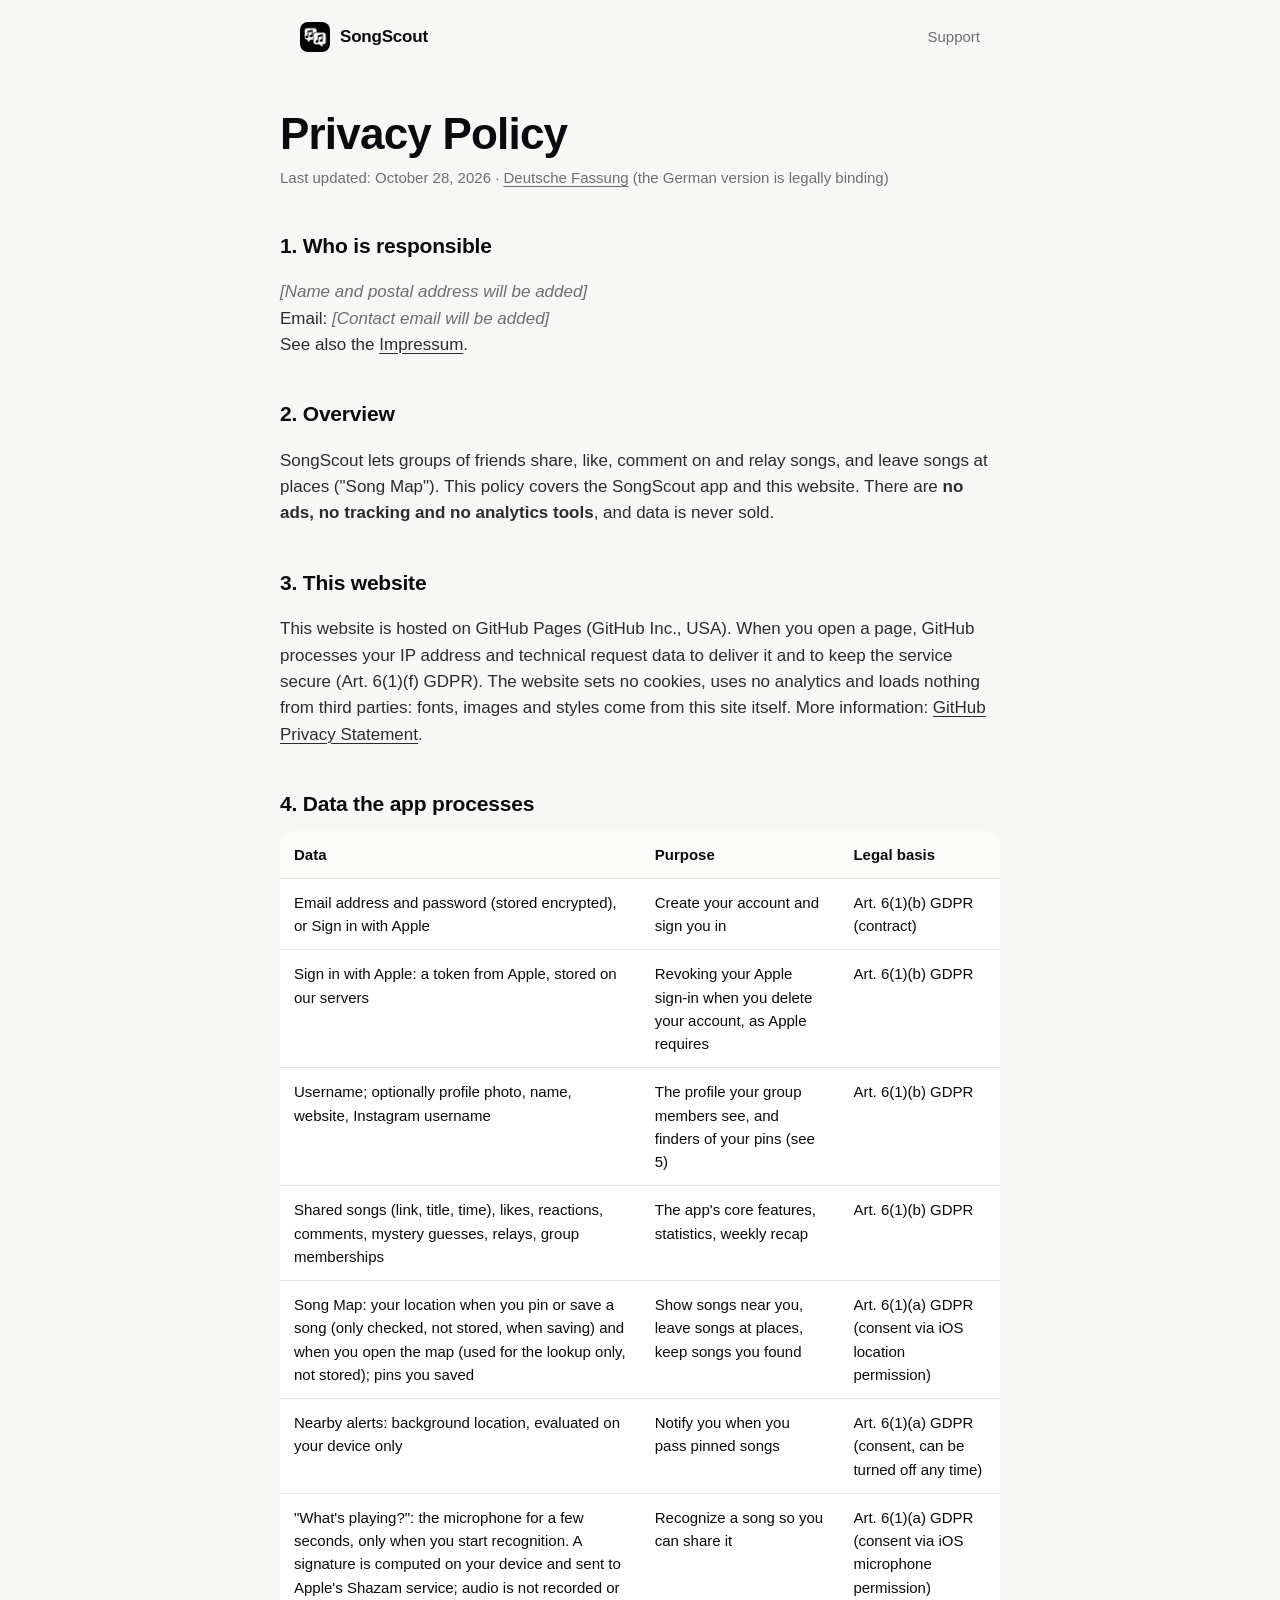
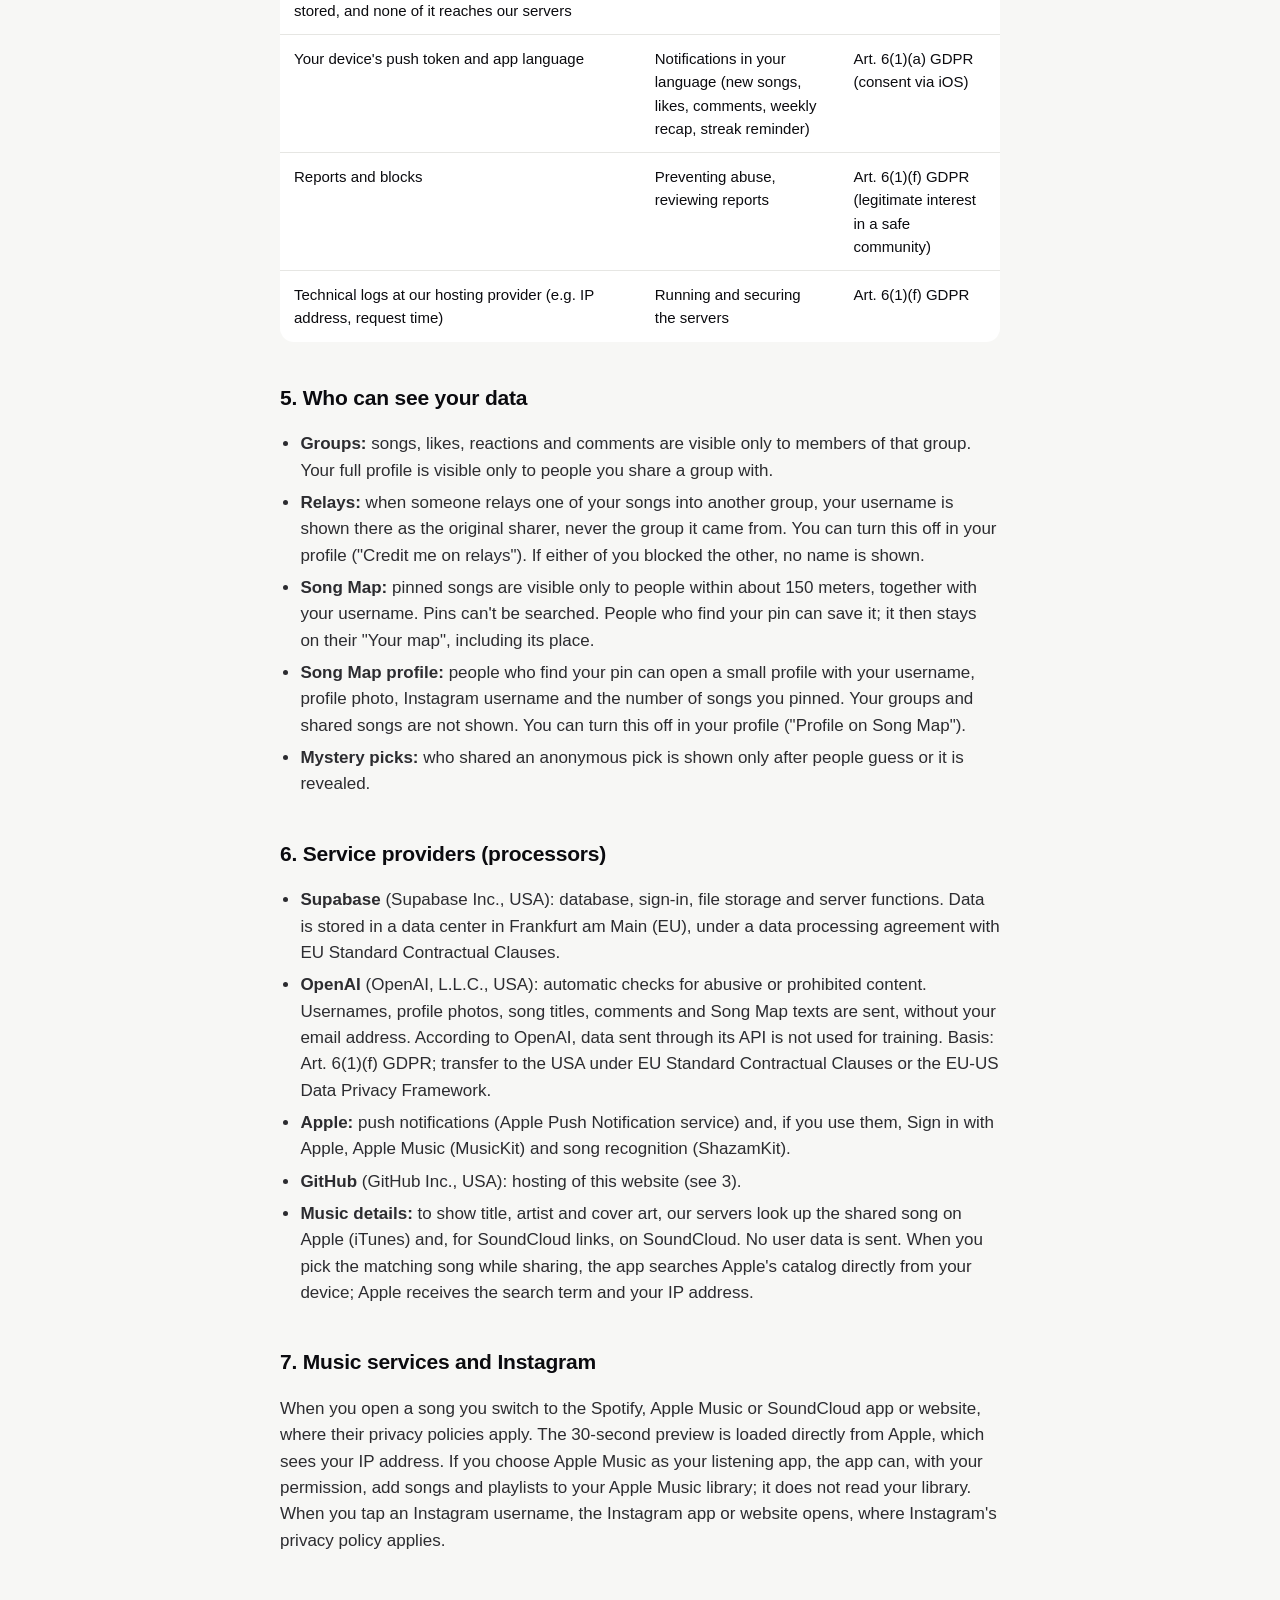
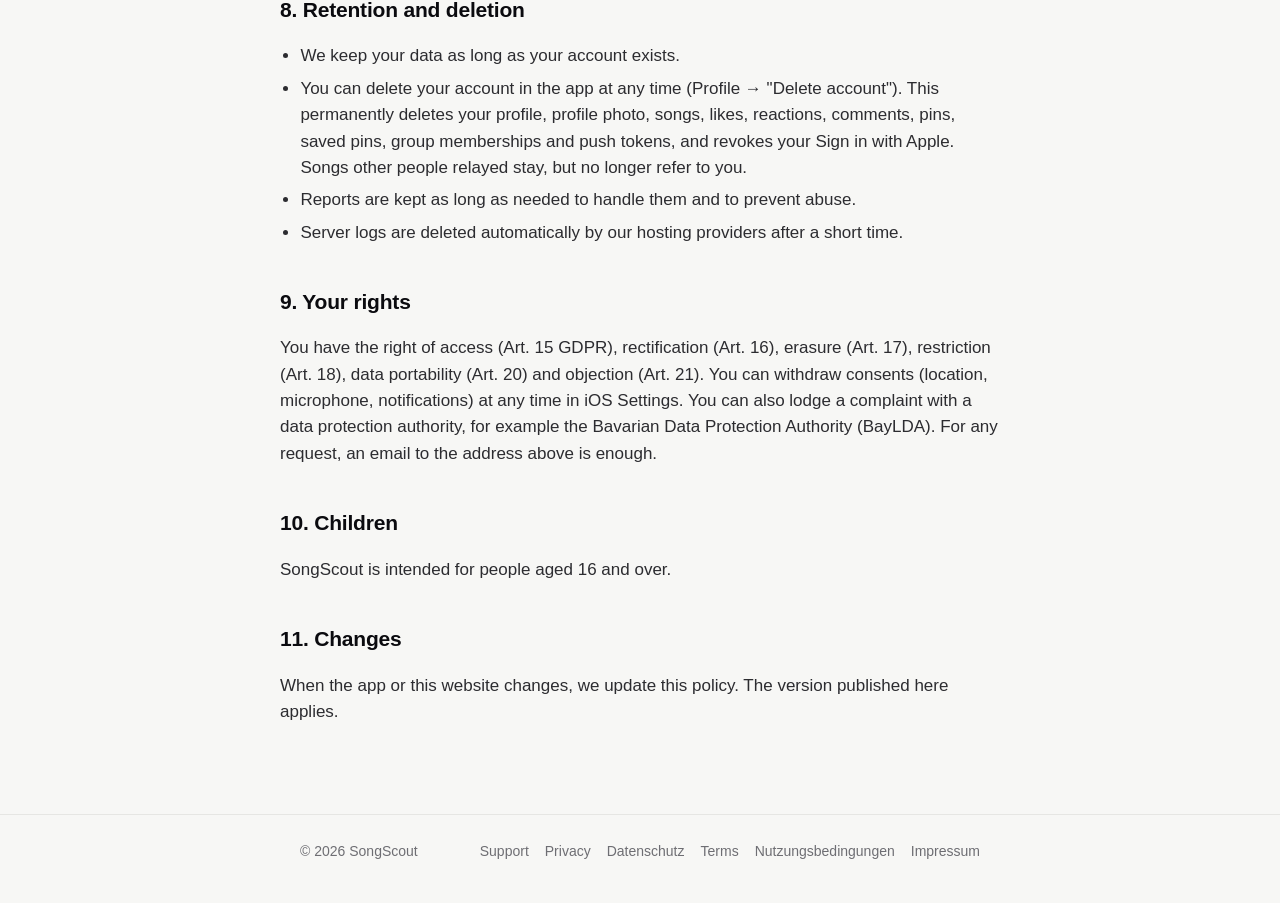
<file: privacy.html>
<!doctype html>
<html lang="en">
<head>
  <meta charset="utf-8">
  <meta name="viewport" content="width=device-width, initial-scale=1">
  <meta name="color-scheme" content="light">
  <meta name="theme-color" content="#f7f7f5">
  <meta name="description" content="Privacy policy for the SongScout app and website.">
  <meta name="referrer" content="no-referrer">
  <title>Privacy Policy · SongScout</title>
  <link rel="icon" href="assets/favicon.png" type="image/png">
  <link rel="apple-touch-icon" href="assets/apple-touch-icon.png">
  <link rel="stylesheet" href="assets/styles.css">
</head>
<body>
  <header class="site-header">
    <div class="wrap">
      <a class="brand" href="./"><img src="assets/favicon.png" alt="" width="30" height="30">SongScout</a>
      <nav><a href="support.html">Support</a></nav>
    </div>
  </header>
  <main>
    <article class="page wrap">
      <h1>Privacy Policy</h1>
      <p class="meta">Last updated: October 28, 2026 · <a href="datenschutz.html">Deutsche Fassung</a> (the German version is legally binding)</p>

      <h2>1. Who is responsible</h2>
      <p><span class="placeholder">[Name and postal address will be added]</span><br>Email: <span class="placeholder">[Contact email will be added]</span><br>See also the <a href="impressum.html">Impressum</a>.</p>

      <h2>2. Overview</h2>
      <p>SongScout lets groups of friends share, like, comment on and relay songs, and leave songs at places ("Song Map"). This policy covers the SongScout app and this website. There are <strong>no ads, no tracking and no analytics tools</strong>, and data is never sold.</p>

      <h2>3. This website</h2>
      <p>This website is hosted on GitHub Pages (GitHub Inc., USA). When you open a page, GitHub processes your IP address and technical request data to deliver it and to keep the service secure (Art. 6(1)(f) GDPR). The website sets no cookies, uses no analytics and loads nothing from third parties: fonts, images and styles come from this site itself. More information: <a href="https://docs.github.com/en/site-policy/privacy-policies/github-general-privacy-statement">GitHub Privacy Statement</a>.</p>

      <h2>4. Data the app processes</h2>
      <div class="table-scroll"><table>
        <tr><th>Data</th><th>Purpose</th><th>Legal basis</th></tr>
        <tr><td>Email address and password (stored encrypted), or Sign in with Apple</td><td>Create your account and sign you in</td><td>Art. 6(1)(b) GDPR (contract)</td></tr>
        <tr><td>Sign in with Apple: a token from Apple, stored on our servers</td><td>Revoking your Apple sign-in when you delete your account, as Apple requires</td><td>Art. 6(1)(b) GDPR</td></tr>
        <tr><td>Username; optionally profile photo, name, website, Instagram username</td><td>The profile your group members see, and finders of your pins (see 5)</td><td>Art. 6(1)(b) GDPR</td></tr>
        <tr><td>Shared songs (link, title, time), likes, reactions, comments, mystery guesses, relays, group memberships</td><td>The app's core features, statistics, weekly recap</td><td>Art. 6(1)(b) GDPR</td></tr>
        <tr><td>Song Map: your location when you pin or save a song (only checked, not stored, when saving) and when you open the map (used for the lookup only, not stored); pins you saved</td><td>Show songs near you, leave songs at places, keep songs you found</td><td>Art. 6(1)(a) GDPR (consent via iOS location permission)</td></tr>
        <tr><td>Nearby alerts: background location, evaluated on your device only</td><td>Notify you when you pass pinned songs</td><td>Art. 6(1)(a) GDPR (consent, can be turned off any time)</td></tr>
        <tr><td>"What's playing?": the microphone for a few seconds, only when you start recognition. A signature is computed on your device and sent to Apple's Shazam service; audio is not recorded or stored, and none of it reaches our servers</td><td>Recognize a song so you can share it</td><td>Art. 6(1)(a) GDPR (consent via iOS microphone permission)</td></tr>
        <tr><td>Your device's push token and app language</td><td>Notifications in your language (new songs, likes, comments, weekly recap, streak reminder)</td><td>Art. 6(1)(a) GDPR (consent via iOS)</td></tr>
        <tr><td>Reports and blocks</td><td>Preventing abuse, reviewing reports</td><td>Art. 6(1)(f) GDPR (legitimate interest in a safe community)</td></tr>
        <tr><td>Technical logs at our hosting provider (e.g. IP address, request time)</td><td>Running and securing the servers</td><td>Art. 6(1)(f) GDPR</td></tr>
      </table></div>

      <h2>5. Who can see your data</h2>
      <ul>
        <li><strong>Groups:</strong> songs, likes, reactions and comments are visible only to members of that group. Your full profile is visible only to people you share a group with.</li>
        <li><strong>Relays:</strong> when someone relays one of your songs into another group, your username is shown there as the original sharer, never the group it came from. You can turn this off in your profile ("Credit me on relays"). If either of you blocked the other, no name is shown.</li>
        <li><strong>Song Map:</strong> pinned songs are visible only to people within about 150 meters, together with your username. Pins can't be searched. People who find your pin can save it; it then stays on their "Your map", including its place.</li>
        <li><strong>Song Map profile:</strong> people who find your pin can open a small profile with your username, profile photo, Instagram username and the number of songs you pinned. Your groups and shared songs are not shown. You can turn this off in your profile ("Profile on Song Map").</li>
        <li><strong>Mystery picks:</strong> who shared an anonymous pick is shown only after people guess or it is revealed.</li>
      </ul>

      <h2>6. Service providers (processors)</h2>
      <ul>
        <li><strong>Supabase</strong> (Supabase Inc., USA): database, sign-in, file storage and server functions. Data is stored in a data center in Frankfurt am Main (EU), under a data processing agreement with EU Standard Contractual Clauses.</li>
        <li><strong>OpenAI</strong> (OpenAI, L.L.C., USA): automatic checks for abusive or prohibited content. Usernames, profile photos, song titles, comments and Song Map texts are sent, without your email address. According to OpenAI, data sent through its API is not used for training. Basis: Art. 6(1)(f) GDPR; transfer to the USA under EU Standard Contractual Clauses or the EU-US Data Privacy Framework.</li>
        <li><strong>Apple:</strong> push notifications (Apple Push Notification service) and, if you use them, Sign in with Apple, Apple Music (MusicKit) and song recognition (ShazamKit).</li>
        <li><strong>GitHub</strong> (GitHub Inc., USA): hosting of this website (see 3).</li>
        <li><strong>Music details:</strong> to show title, artist and cover art, our servers look up the shared song on Apple (iTunes) and, for SoundCloud links, on SoundCloud. No user data is sent. When you pick the matching song while sharing, the app searches Apple's catalog directly from your device; Apple receives the search term and your IP address.</li>
      </ul>

      <h2>7. Music services and Instagram</h2>
      <p>When you open a song you switch to the Spotify, Apple Music or SoundCloud app or website, where their privacy policies apply. The 30-second preview is loaded directly from Apple, which sees your IP address. If you choose Apple Music as your listening app, the app can, with your permission, add songs and playlists to your Apple Music library; it does not read your library. When you tap an Instagram username, the Instagram app or website opens, where Instagram's privacy policy applies.</p>

      <h2>8. Retention and deletion</h2>
      <ul>
        <li>We keep your data as long as your account exists.</li>
        <li>You can delete your account in the app at any time (Profile → "Delete account"). This permanently deletes your profile, profile photo, songs, likes, reactions, comments, pins, saved pins, group memberships and push tokens, and revokes your Sign in with Apple. Songs other people relayed stay, but no longer refer to you.</li>
        <li>Reports are kept as long as needed to handle them and to prevent abuse.</li>
        <li>Server logs are deleted automatically by our hosting providers after a short time.</li>
      </ul>

      <h2>9. Your rights</h2>
      <p>You have the right of access (Art. 15 GDPR), rectification (Art. 16), erasure (Art. 17), restriction (Art. 18), data portability (Art. 20) and objection (Art. 21). You can withdraw consents (location, microphone, notifications) at any time in iOS Settings. You can also lodge a complaint with a data protection authority, for example the Bavarian Data Protection Authority (BayLDA). For any request, an email to the address above is enough.</p>

      <h2>10. Children</h2>
      <p>SongScout is intended for people aged 16 and over.</p>

      <h2>11. Changes</h2>
      <p>When the app or this website changes, we update this policy. The version published here applies.</p>
    </article>
  </main>
  <footer class="site-footer">
    <div class="wrap">
      <span>&copy; 2026 SongScout</span>
      <nav>
        <a href="support.html">Support</a>
        <a href="privacy.html">Privacy</a>
        <a href="datenschutz.html">Datenschutz</a>
        <a href="terms.html">Terms</a>
        <a href="nutzungsbedingungen.html">Nutzungsbedingungen</a>
        <a href="impressum.html">Impressum</a>
      </nav>
    </div>
  </footer>
</body>
</html>
</file>
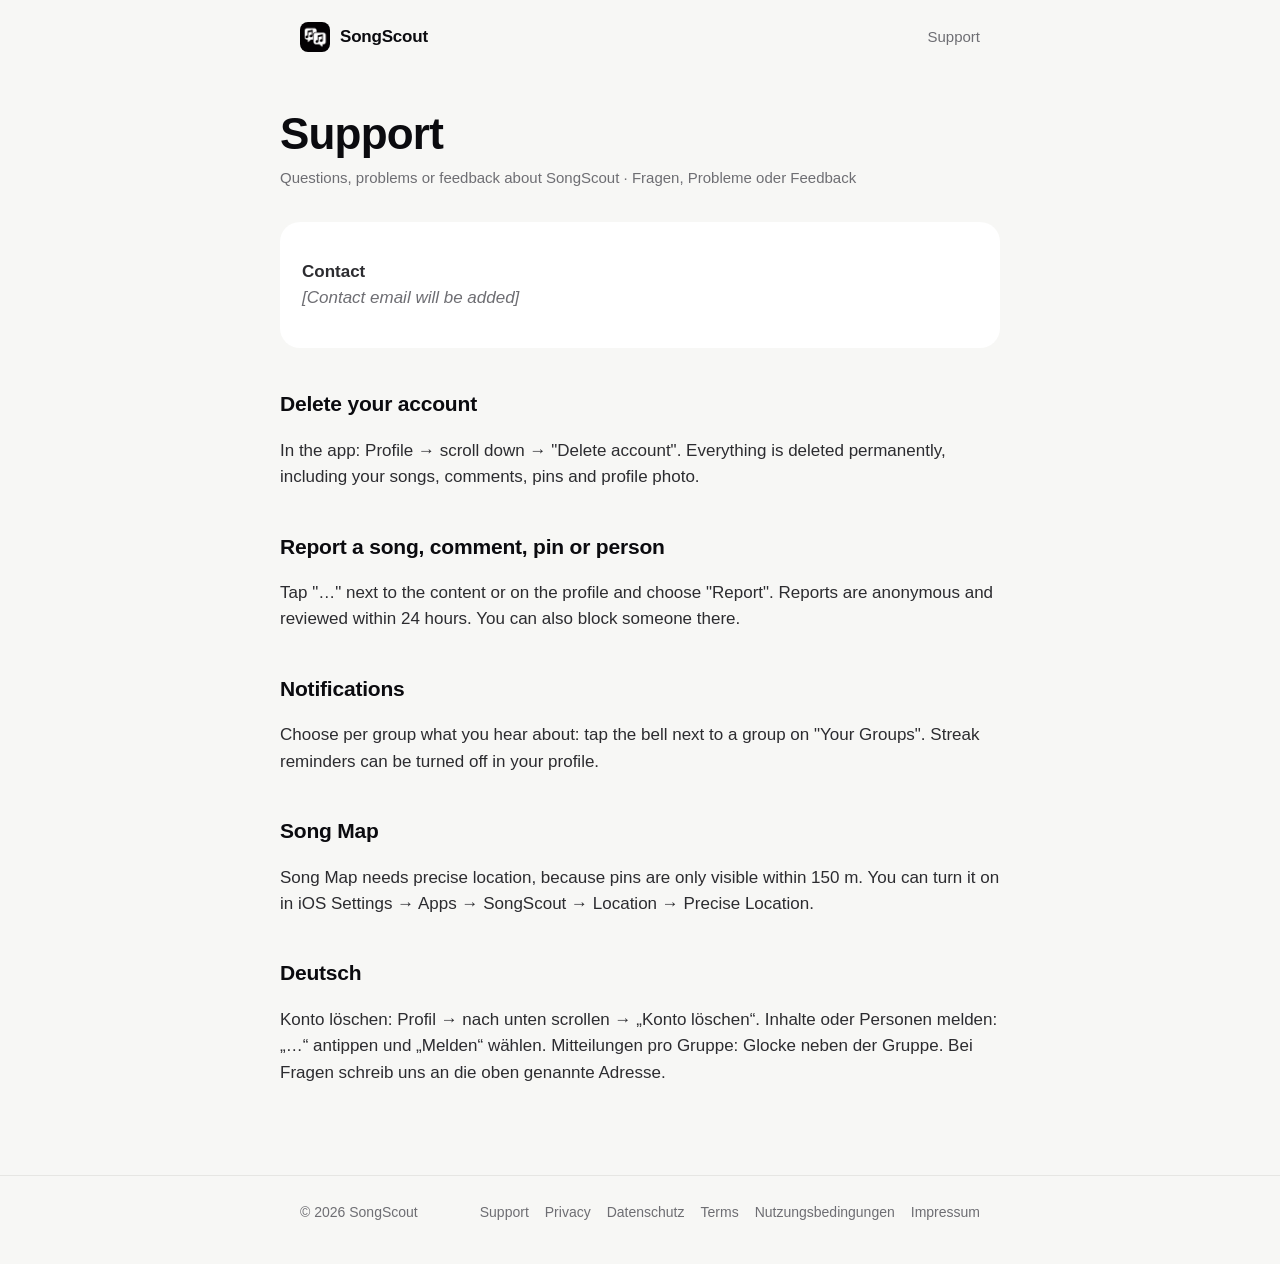
<file: support.html>
<!doctype html>
<html lang="en">
<head>
  <meta charset="utf-8">
  <meta name="viewport" content="width=device-width, initial-scale=1">
  <meta name="color-scheme" content="light">
  <meta name="theme-color" content="#f7f7f5">
  <meta name="description" content="Help and contact for SongScout.">
  <meta name="referrer" content="no-referrer">
  <title>Support · SongScout</title>
  <link rel="icon" href="assets/favicon.png" type="image/png">
  <link rel="apple-touch-icon" href="assets/apple-touch-icon.png">
  <link rel="stylesheet" href="assets/styles.css">
</head>
<body>
  <header class="site-header">
    <div class="wrap">
      <a class="brand" href="./"><img src="assets/favicon.png" alt="" width="30" height="30">SongScout</a>
      <nav><a href="support.html">Support</a></nav>
    </div>
  </header>
  <main>
    <article class="page wrap">
      <h1>Support</h1>
      <p class="meta">Questions, problems or feedback about SongScout · Fragen, Probleme oder Feedback</p>

      <div class="card">
        <p><strong>Contact</strong><br><span class="placeholder">[Contact email will be added]</span></p>
      </div>

      <h2>Delete your account</h2>
      <p>In the app: Profile → scroll down → "Delete account". Everything is deleted permanently, including your songs, comments, pins and profile photo.</p>

      <h2>Report a song, comment, pin or person</h2>
      <p>Tap "…" next to the content or on the profile and choose "Report". Reports are anonymous and reviewed within 24 hours. You can also block someone there.</p>

      <h2>Notifications</h2>
      <p>Choose per group what you hear about: tap the bell next to a group on "Your Groups". Streak reminders can be turned off in your profile.</p>

      <h2>Song Map</h2>
      <p>Song Map needs precise location, because pins are only visible within 150 m. You can turn it on in iOS Settings → Apps → SongScout → Location → Precise Location.</p>

      <h2>Deutsch</h2>
      <p>Konto löschen: Profil → nach unten scrollen → „Konto löschen“. Inhalte oder Personen melden: „…“ antippen und „Melden“ wählen. Mitteilungen pro Gruppe: Glocke neben der Gruppe. Bei Fragen schreib uns an die oben genannte Adresse.</p>
    </article>
  </main>
  <footer class="site-footer">
    <div class="wrap">
      <span>&copy; 2026 SongScout</span>
      <nav>
        <a href="support.html">Support</a>
        <a href="privacy.html">Privacy</a>
        <a href="datenschutz.html">Datenschutz</a>
        <a href="terms.html">Terms</a>
        <a href="nutzungsbedingungen.html">Nutzungsbedingungen</a>
        <a href="impressum.html">Impressum</a>
      </nav>
    </div>
  </footer>
</body>
</html>
</file>
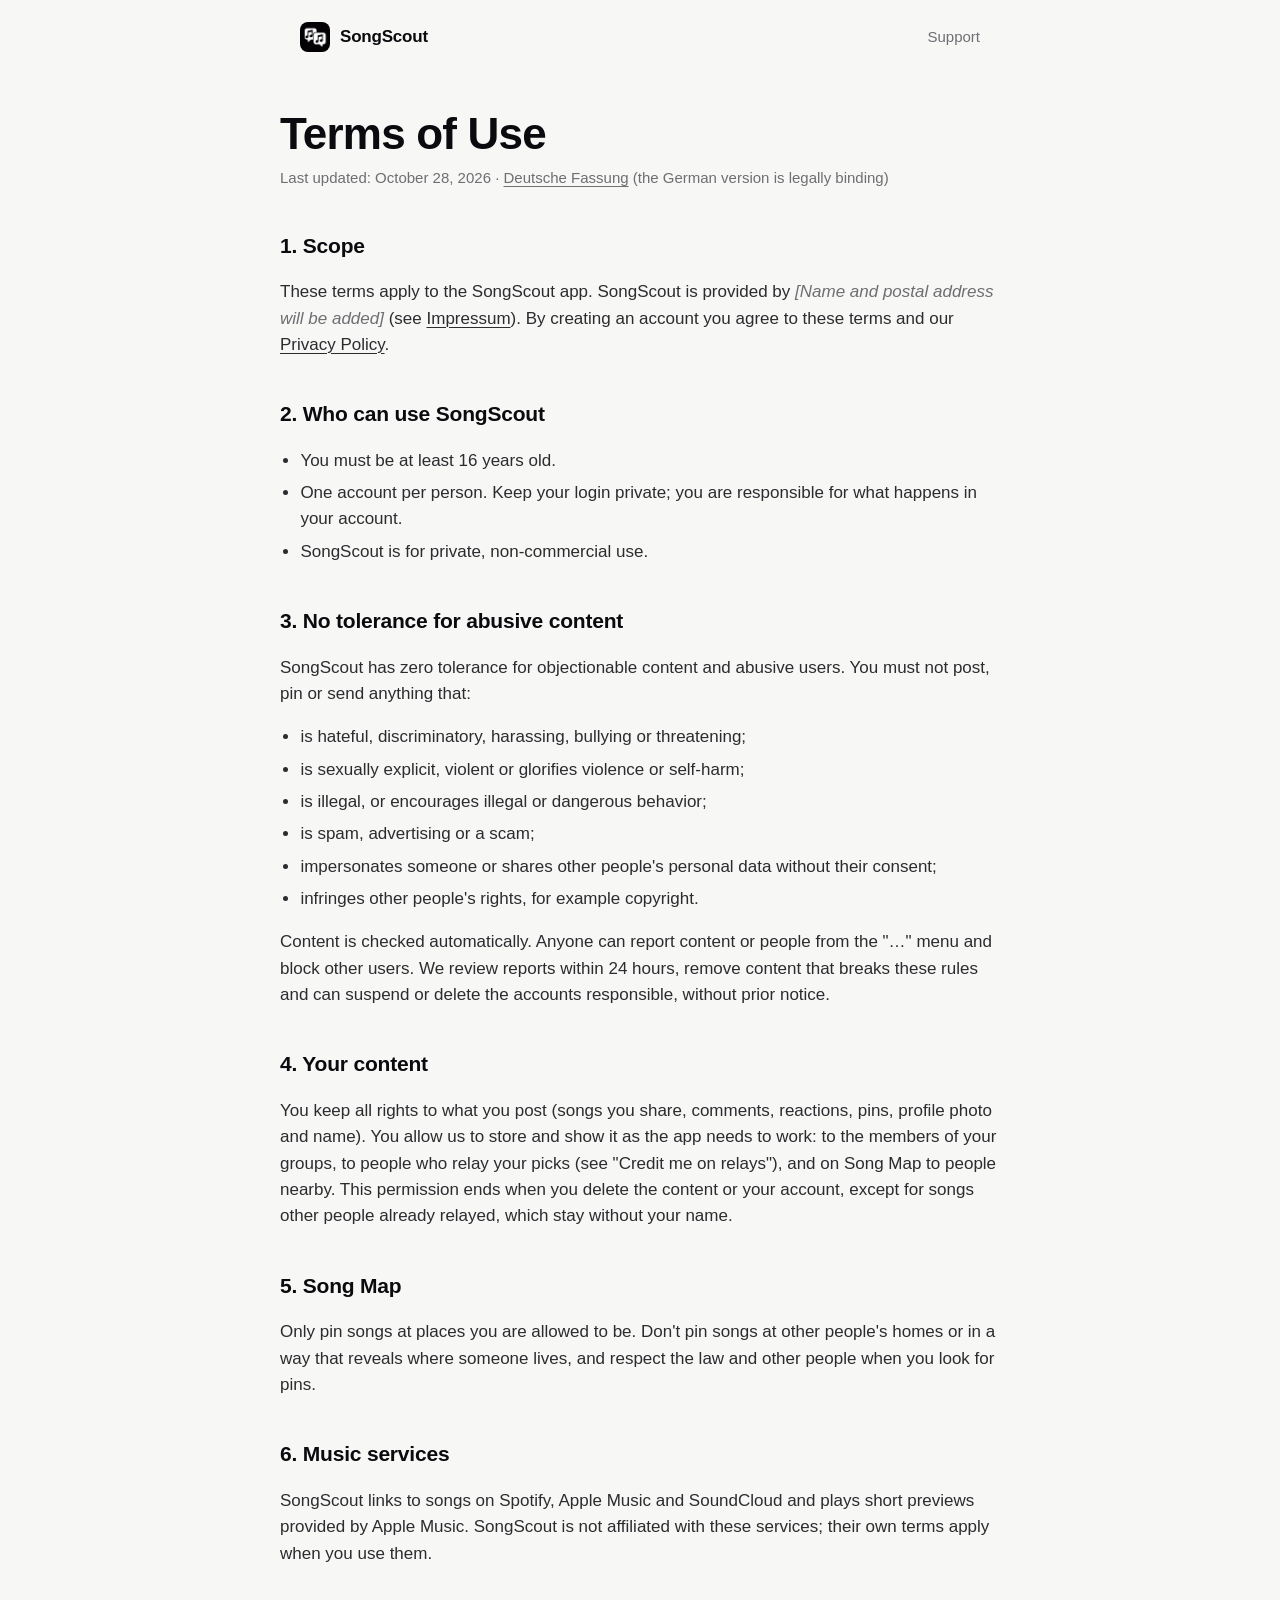
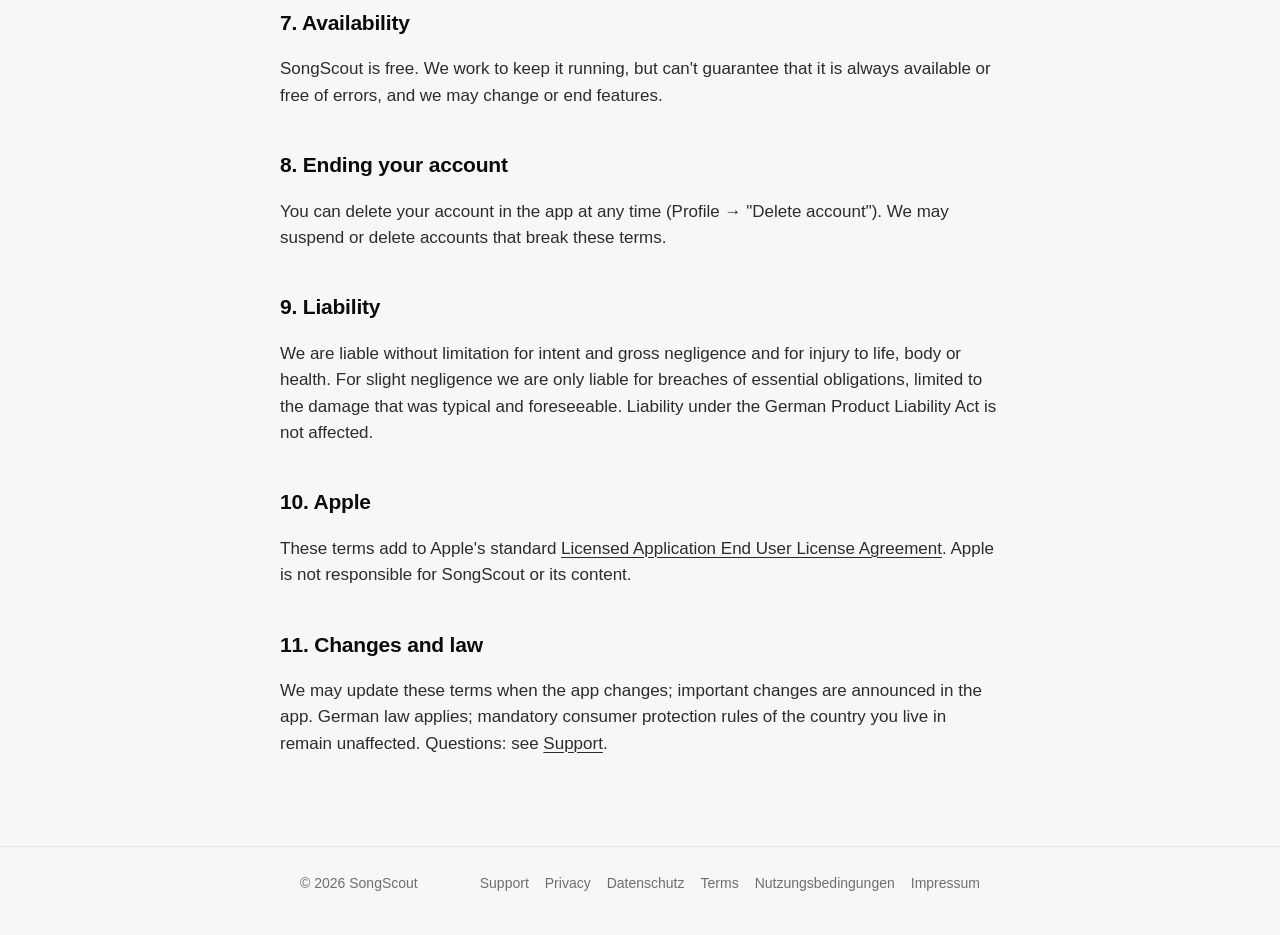
<file: terms.html>
<!doctype html>
<html lang="en">
<head>
  <meta charset="utf-8">
  <meta name="viewport" content="width=device-width, initial-scale=1">
  <meta name="color-scheme" content="light">
  <meta name="theme-color" content="#f7f7f5">
  <meta name="description" content="Terms of use for the SongScout app.">
  <meta name="referrer" content="no-referrer">
  <title>Terms of Use · SongScout</title>
  <link rel="icon" href="assets/favicon.png" type="image/png">
  <link rel="apple-touch-icon" href="assets/apple-touch-icon.png">
  <link rel="stylesheet" href="assets/styles.css">
</head>
<body>
  <header class="site-header">
    <div class="wrap">
      <a class="brand" href="./"><img src="assets/favicon.png" alt="" width="30" height="30">SongScout</a>
      <nav><a href="support.html">Support</a></nav>
    </div>
  </header>
  <main>
    <article class="page wrap">
      <h1>Terms of Use</h1>
      <p class="meta">Last updated: October 28, 2026 · <a href="nutzungsbedingungen.html">Deutsche Fassung</a> (the German version is legally binding)</p>

      <h2>1. Scope</h2>
      <p>These terms apply to the SongScout app. SongScout is provided by <span class="placeholder">[Name and postal address will be added]</span> (see <a href="impressum.html">Impressum</a>). By creating an account you agree to these terms and our <a href="privacy.html">Privacy Policy</a>.</p>

      <h2>2. Who can use SongScout</h2>
      <ul>
        <li>You must be at least 16 years old.</li>
        <li>One account per person. Keep your login private; you are responsible for what happens in your account.</li>
        <li>SongScout is for private, non-commercial use.</li>
      </ul>

      <h2>3. No tolerance for abusive content</h2>
      <p>SongScout has zero tolerance for objectionable content and abusive users. You must not post, pin or send anything that:</p>
      <ul>
        <li>is hateful, discriminatory, harassing, bullying or threatening;</li>
        <li>is sexually explicit, violent or glorifies violence or self-harm;</li>
        <li>is illegal, or encourages illegal or dangerous behavior;</li>
        <li>is spam, advertising or a scam;</li>
        <li>impersonates someone or shares other people's personal data without their consent;</li>
        <li>infringes other people's rights, for example copyright.</li>
      </ul>
      <p>Content is checked automatically. Anyone can report content or people from the "…" menu and block other users. We review reports within 24 hours, remove content that breaks these rules and can suspend or delete the accounts responsible, without prior notice.</p>

      <h2>4. Your content</h2>
      <p>You keep all rights to what you post (songs you share, comments, reactions, pins, profile photo and name). You allow us to store and show it as the app needs to work: to the members of your groups, to people who relay your picks (see "Credit me on relays"), and on Song Map to people nearby. This permission ends when you delete the content or your account, except for songs other people already relayed, which stay without your name.</p>

      <h2>5. Song Map</h2>
      <p>Only pin songs at places you are allowed to be. Don't pin songs at other people's homes or in a way that reveals where someone lives, and respect the law and other people when you look for pins.</p>

      <h2>6. Music services</h2>
      <p>SongScout links to songs on Spotify, Apple Music and SoundCloud and plays short previews provided by Apple Music. SongScout is not affiliated with these services; their own terms apply when you use them.</p>

      <h2>7. Availability</h2>
      <p>SongScout is free. We work to keep it running, but can't guarantee that it is always available or free of errors, and we may change or end features.</p>

      <h2>8. Ending your account</h2>
      <p>You can delete your account in the app at any time (Profile → "Delete account"). We may suspend or delete accounts that break these terms.</p>

      <h2>9. Liability</h2>
      <p>We are liable without limitation for intent and gross negligence and for injury to life, body or health. For slight negligence we are only liable for breaches of essential obligations, limited to the damage that was typical and foreseeable. Liability under the German Product Liability Act is not affected.</p>

      <h2>10. Apple</h2>
      <p>These terms add to Apple's standard <a href="https://www.apple.com/legal/internet-services/itunes/dev/stdeula/" rel="noreferrer">Licensed Application End User License Agreement</a>. Apple is not responsible for SongScout or its content.</p>

      <h2>11. Changes and law</h2>
      <p>We may update these terms when the app changes; important changes are announced in the app. German law applies; mandatory consumer protection rules of the country you live in remain unaffected. Questions: see <a href="support.html">Support</a>.</p>
    </article>
  </main>
  <footer class="site-footer">
    <div class="wrap">
      <span>&copy; 2026 SongScout</span>
      <nav>
        <a href="support.html">Support</a>
        <a href="privacy.html">Privacy</a>
        <a href="datenschutz.html">Datenschutz</a>
        <a href="terms.html">Terms</a>
        <a href="nutzungsbedingungen.html">Nutzungsbedingungen</a>
        <a href="impressum.html">Impressum</a>
      </nav>
    </div>
  </footer>
</body>
</html>
</file>
<file: assets/styles.css>
/* SongScout website: system fonts only, no external requests. */
:root {
  --ink: #0b0b0f;
  --canvas: #f7f7f5;
  --card: #ffffff;
  --muted: #6e6e73;
  --line: #e6e6e3;
  --ember: #ff5a36;
  --radius: 20px;
  color-scheme: light;
}

* { box-sizing: border-box; }

html { -webkit-text-size-adjust: 100%; }

body {
  margin: 0;
  background: var(--canvas);
  color: var(--ink);
  font: 17px/1.55 -apple-system, BlinkMacSystemFont, "SF Pro Text", "Helvetica Neue", Helvetica, Arial, sans-serif;
  -webkit-font-smoothing: antialiased;
}

a { color: inherit; text-underline-offset: 3px; text-decoration-thickness: 1px; }
a:hover { color: var(--ember); }
a:focus-visible { outline: 2px solid var(--ember); outline-offset: 3px; border-radius: 4px; }

.wrap { max-width: 720px; margin: 0 auto; padding: 0 20px; }

/* Header */
.site-header { padding: 22px 0; }
.site-header .wrap { display: flex; align-items: center; justify-content: space-between; gap: 16px; }
.brand { display: inline-flex; align-items: center; gap: 10px; font-weight: 700; letter-spacing: -0.2px; text-decoration: none; }
.brand img { width: 30px; height: 30px; border-radius: 8px; }
.site-header nav { display: flex; gap: 18px; font-size: 15px; color: var(--muted); }
.site-header nav a { text-decoration: none; }

/* Home */
.hero { min-height: calc(100svh - 160px); display: flex; flex-direction: column; align-items: center; justify-content: center; text-align: center; padding: 40px 0 64px; }
.hero .app-icon { width: 104px; height: 104px; border-radius: 24px; box-shadow: 0 14px 40px rgba(0, 0, 0, 0.12); }
.hero h1 { font-size: clamp(40px, 9vw, 64px); line-height: 1.05; letter-spacing: -1.5px; margin: 28px 0 12px; }
.hero p { font-size: clamp(18px, 3.6vw, 21px); color: var(--muted); max-width: 30ch; margin: 0 auto; }
.pill { display: inline-flex; align-items: center; gap: 8px; margin-top: 30px; padding: 10px 18px; border-radius: 999px; background: var(--ink); color: #fff; font-size: 15px; font-weight: 600; }

/* A small music equalizer, CSS only */
.eq { display: flex; align-items: flex-end; justify-content: center; gap: 5px; height: 26px; margin-top: 28px; }
.eq span { width: 5px; border-radius: 3px; background: var(--ink); animation: eq 1.1s ease-in-out infinite alternate; }
.eq span:nth-child(1) { height: 10px; animation-duration: 0.84s; }
.eq span:nth-child(2) { height: 22px; animation-duration: 1.1s; }
.eq span:nth-child(3) { height: 16px; animation-duration: 0.74s; }
.eq span:nth-child(4) { height: 26px; animation-duration: 1.2s; }
.eq span:nth-child(5) { height: 12px; animation-duration: 0.94s; }
@keyframes eq { from { transform: scaleY(0.4); } to { transform: scaleY(1); } }
.eq span { transform-origin: bottom; }
@media (prefers-reduced-motion: reduce) { .eq span { animation: none; } }

/* Text pages */
.page { padding: 24px 0 72px; }
.page h1 { font-size: clamp(32px, 7vw, 44px); line-height: 1.1; letter-spacing: -0.8px; margin: 12px 0 8px; }
.page .meta { color: var(--muted); font-size: 15px; margin: 0 0 32px; }
.page h2 { font-size: 21px; letter-spacing: -0.2px; margin: 40px 0 10px; }
.page h3 { font-size: 17px; margin: 24px 0 6px; }
.page p, .page li { color: #2c2c30; }
.page ul { padding-left: 1.2em; }
.page li { margin: 6px 0; }
.card { background: var(--card); border-radius: var(--radius); padding: 20px 22px; margin: 16px 0; }
.placeholder { color: var(--muted); font-style: italic; }
.table-scroll { overflow-x: auto; -webkit-overflow-scrolling: touch; }
table { width: 100%; border-collapse: collapse; font-size: 15px; background: var(--card); border-radius: 14px; overflow: hidden; }
th, td { text-align: left; vertical-align: top; padding: 12px 14px; border-bottom: 1px solid var(--line); }
th { font-weight: 600; background: #fbfbfa; }
tr:last-child td { border-bottom: 0; }
@media (max-width: 560px) {
  table, thead, tbody, tr, th, td { display: block; }
  tr:first-child { display: none; }
  tr { border-bottom: 1px solid var(--line); padding: 8px 0; }
  td { border: 0; padding: 4px 14px; }
  td:first-child { font-weight: 600; padding-top: 10px; }
  td:last-child { color: var(--muted); font-size: 14px; padding-bottom: 10px; }
}

/* Footer */
.site-footer { border-top: 1px solid var(--line); padding: 26px 0 40px; font-size: 14px; color: var(--muted); }
.site-footer .wrap { display: flex; flex-wrap: wrap; justify-content: space-between; gap: 12px; }
.site-footer nav { display: flex; flex-wrap: wrap; gap: 16px; }
.site-footer a { text-decoration: none; }

/* Showcase: full-screen scene with a side panel (intro, then explanations).
   Keep sticky's ancestors free of transforms and overflow clipping (Safari). */
.scrolly { position: relative; }
.scrolly.is-animated { height: 760vh; height: 760svh; }
.scrolly .sticky { position: -webkit-sticky; position: sticky; top: 0; height: 100vh; height: 100svh; overflow: hidden; }
.scene-viewport { position: absolute; inset: 0; overflow: hidden; pointer-events: none; }
.scene-canvas { position: absolute; inset: 0; display: block; width: 100%; height: 100%; opacity: 0; transition: opacity 0.6s ease; }
.is-ready:not(.is-native) .scene-canvas { opacity: 1; }
.phone-preview {
  position: absolute; left: 50%; top: 50%; transform: translate(-50%, -50%);
  width: min(300px, calc(100% - 48px), calc((100svh - 120px) * 0.462));
  aspect-ratio: 390 / 844; box-sizing: content-box;
  border: 9px solid #101014; border-radius: 40px; background: #fff;
  box-shadow: 0 0 0 2px #8c8c94, 0 18px 38px -20px #0b0b0f44;
}
.phone-preview canvas { display: block; width: 100%; height: 100%; border-radius: 31px; }
.is-ready .phone-preview { visibility: hidden; }

.panel {
  position: absolute; z-index: 2; left: 28px; top: 50%;
  /* One size for every panel, so it never jumps when the content changes */
  width: min(380px, 34vw); height: min(540px, calc(100svh - 56px));
  box-sizing: border-box; padding: 34px 32px 30px;
  transform: translateY(-50%);
  background: rgba(255, 255, 255, 0.9);
  -webkit-backdrop-filter: blur(16px) saturate(1.1); backdrop-filter: blur(16px) saturate(1.1);
  border-radius: 28px;
  box-shadow: 0 0 0 1px rgba(11, 11, 15, 0.06), 0 30px 60px -34px rgba(11, 11, 15, 0.35);
  transition: opacity 0.45s ease, transform 0.6s cubic-bezier(0.2, 0.8, 0.2, 1), visibility 0.6s;
}
.scrolly[data-panel="hidden"] .panel { opacity: 0; visibility: hidden; transform: translate(-36px, -50%); pointer-events: none; }
.panel-intro, .panel-explain { display: none; height: 100%; flex-direction: column; align-items: flex-start; }
.scrolly:not([data-panel="explain"]) .panel-intro { display: flex; }
.scrolly[data-panel="explain"] .panel-explain { display: flex; }
/* Shared look: icon, large title, grey text, footer at the bottom */
.panel .app-icon { flex: none; width: 72px; height: 72px; border-radius: 17px; box-shadow: 0 10px 28px rgba(0, 0, 0, 0.12); }
.panel h1, .panel h2 { font-size: 38px; line-height: 1.08; letter-spacing: -1px; font-weight: 700; margin: 22px 0 12px; }
.panel .panel-text { margin: 0; font-size: 18px; line-height: 1.45; color: var(--muted); }
.panel .eyebrow { margin: 22px 0 -12px; }
.panel .eq { justify-content: flex-start; margin-top: 22px; }
.panel-foot { margin-top: auto; width: 100%; display: flex; flex-direction: column; align-items: flex-start; }
.panel .pill { margin-top: 0; }
.scroll-hint { display: none; margin-top: 16px; font-size: 13px; color: var(--muted); }
.is-animated .scroll-hint { display: block; }
.eyebrow { color: var(--ember); font-size: 11px; font-weight: 700; letter-spacing: 1.7px; text-transform: uppercase; }
.panel-body { width: 100%; }
.panel-body.is-new { animation: panel-in 0.45s ease both; }
@keyframes panel-in { from { opacity: 0; transform: translateY(8px); } to { opacity: 1; transform: none; } }
.panel-progress { width: 100%; height: 2px; border-radius: 2px; overflow: hidden; background: var(--line); }
.panel-progress span { display: block; height: 100%; background: var(--ember); transform: scaleX(0); transform-origin: left; }
.panel-note { display: block; margin-top: 12px; font-size: 13px; color: var(--muted); }

/* Phones and narrow windows: the panel becomes a sheet at the bottom */
@media (max-width: 899px) {
  .panel { left: 12px; right: 12px; top: auto; bottom: 12px; width: auto; height: 296px; padding: 20px 22px; border-radius: 22px; transform: none; }
  .scrolly[data-panel="hidden"] .panel { transform: translateY(28px); }
  .panel .app-icon { width: 44px; height: 44px; border-radius: 11px; }
  .panel h1, .panel h2 { font-size: 26px; margin: 12px 0 6px; letter-spacing: -0.6px; }
  .panel .panel-text { font-size: 15px; line-height: 1.4; }
  .panel .eyebrow { margin: 12px 0 -6px; }
  .panel .eq { margin-top: 12px; height: 18px; }
  .panel .pill { padding: 8px 14px; font-size: 13px; }
  .scroll-hint { margin-top: 10px; }
  .panel-note { margin-top: 8px; font-size: 12px; }
  .scrolly.is-animated { height: 680vh; height: 680svh; }
}
}
@media (prefers-reduced-motion: reduce) {
  .panel, .panel-body.is-new { transition: none; animation: none; }
}

/* Native CSS 3D uses the same canvas faces if WebGL cannot render. */
.native-rig { position: absolute; inset: 0; perspective: 1400px; -webkit-perspective: 1400px; }
.native-phone {
  position: absolute; left: 50%; top: 50%; width: 410px; height: 864px;
  transform-style: preserve-3d; -webkit-transform-style: preserve-3d;
}
.native-back { position: absolute; inset: 0; border-radius: 52px; background: #73737b; transform: translateZ(-22px); box-shadow: 0 0 0 2px #8b8b92; }
.native-screen, .native-chrome { position: absolute; left: 10px; top: 10px; border-radius: 42px; }
.native-screen { background: white; box-shadow: 0 0 0 9px #08080a, 0 0 0 11px #77777e; }
.native-chrome { transform: translateZ(0.8px); }
.native-layer { position: absolute; backface-visibility: hidden; -webkit-backface-visibility: hidden; }
@media (prefers-reduced-motion: reduce) {
  .scrolly.is-animated { height: auto; }
  .scrolly .sticky { position: relative; }
}
</file>
